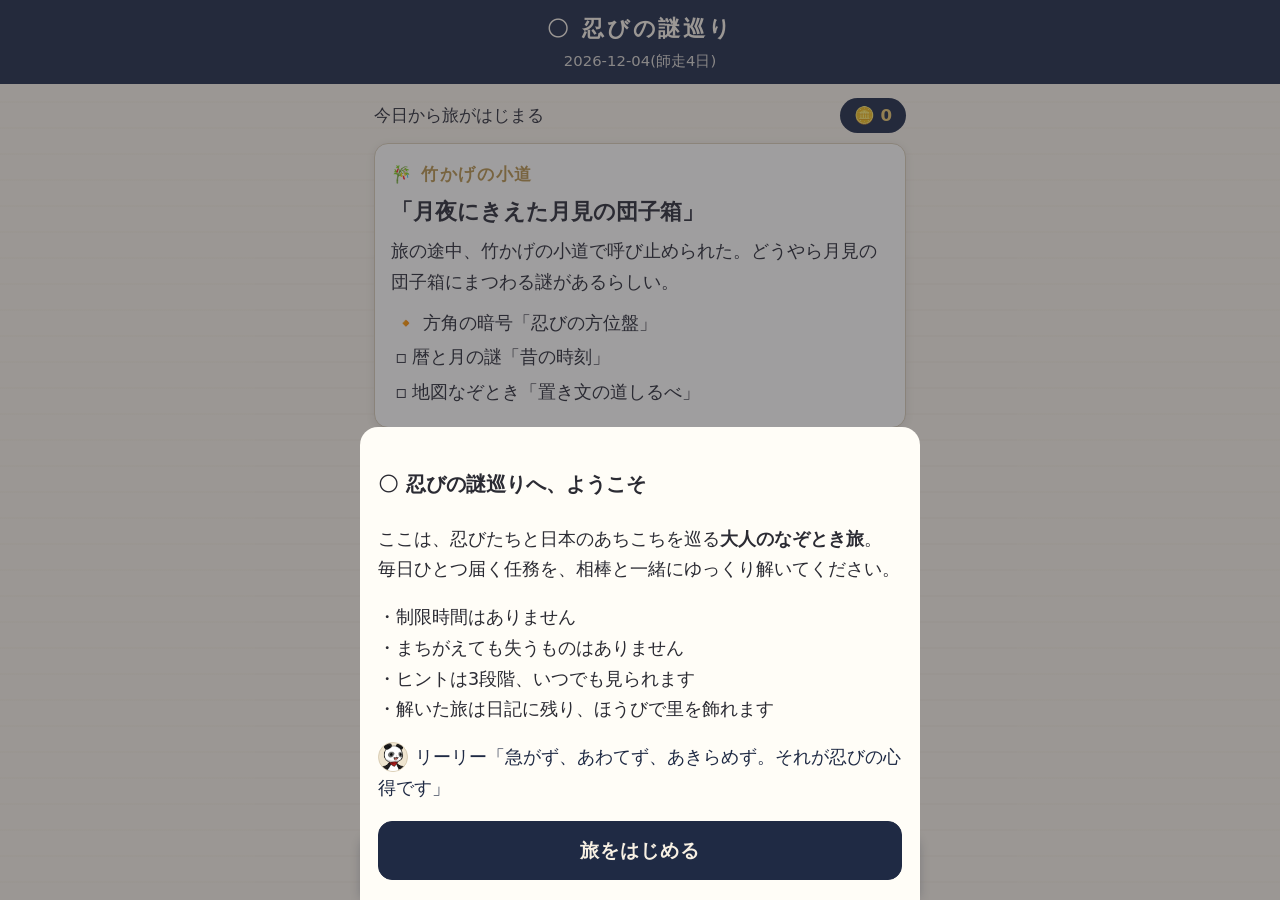
<file: index.html>
<!DOCTYPE html>
<html lang="ja">
<head>
  <meta charset="UTF-8">
  <meta name="viewport" content="width=device-width, initial-scale=1.0, viewport-fit=cover">
  <title>CryptoNinja 忍びの謎巡り</title>
  <meta name="description" content="毎日ひとつ、忍者キャラと解く大人のAIなぞとき旅。暗号・推理・和文化クイズで里を育てる。">
  <meta name="theme-color" content="#1f2a44">
  <link rel="manifest" href="manifest.webmanifest">
  <link rel="icon" href="icons/icon-192.png">
  <link rel="apple-touch-icon" href="icons/apple-touch-icon.png">
  <meta name="apple-mobile-web-app-capable" content="yes">
  <meta name="apple-mobile-web-app-status-bar-style" content="black-translucent">
  <meta name="apple-mobile-web-app-title" content="謎巡り">
  <!-- Google AdSense(pub-2175971581635704)。広告枠の設定は ads.js -->
  <script async src="https://pagead2.googlesyndication.com/pagead/js/adsbygoogle.js?client=ca-pub-2175971581635704" crossorigin="anonymous"></script>
  <link rel="stylesheet" href="style.css">
</head>
<body>

  <header class="app-head">
    <div class="app-title">🌕 忍びの謎巡り</div>
    <div class="app-sub" id="home-date"></div>
  </header>

  <main>
    <!-- ホーム -->
    <section id="screen-home" class="screen active">
      <div class="status-row">
        <span id="home-streak"></span>
        <span class="koban-chip">🪙 <b id="home-koban">0</b></span>
      </div>

      <div class="card" id="mission-card"></div>

      <h3 class="sec-title">🤝 相棒をえらぶ</h3>
      <div class="partner-row" id="partner-row"></div>
      <p class="note" id="partner-note"></p>

      <button class="btn primary big" id="btn-go">▶ 旅に出る</button>
      <p class="note center" id="home-done-note" style="display:none">
        ✅ 本日の任務は完了。明日また新しい任務が届く。<br>腕試しは何度でもどうぞ。
      </p>
    </section>

    <!-- 任務プレイ -->
    <section id="screen-play" class="screen">
      <div id="play-body"></div>
    </section>

    <!-- 旅日記 -->
    <section id="screen-diary" class="screen">
      <h2 class="page-title">📖 旅日記</h2>
      <div id="diary-list"></div>
    </section>

    <!-- 忍びの里 -->
    <section id="screen-village" class="screen">
      <h2 class="page-title">🏡 忍びの里</h2>
      <div class="status-row">
        <span>里の名: <b id="village-rank"></b></span>
        <span class="koban-chip">🪙 <b id="village-koban">0</b></span>
      </div>
      <p class="note">ますをタップして、手に入れた飾りを置こう。</p>
      <div class="village-grid" id="village-grid"></div>
      <h3 class="sec-title">🛒 里の市(小判と交換)</h3>
      <div id="shop-list"></div>
    </section>

    <!-- 蔵 -->
    <section id="screen-kura" class="screen">
      <h2 class="page-title">📦 蔵(あつめた物)</h2>
      <div class="kura-tabs">
        <button class="kura-tab active" data-tab="scrolls">📜 巻物</button>
        <button class="kura-tab" data-tab="tools">🌀 忍具</button>
        <button class="kura-tab" data-tab="stamps">🌾 しるし</button>
      </div>
      <div id="kura-body"></div>
    </section>

    <!-- 設定 -->
    <section id="screen-settings" class="screen">
      <h2 class="page-title">⚙ 設定</h2>

      <h3 class="sec-title">むずかしさ</h3>
      <div class="seg-row">
        <button class="btn seg" data-diff="easy">やさしい</button>
        <button class="btn seg" data-diff="normal">ふつう</button>
        <button class="btn seg" data-diff="hard">手ごたえあり</button>
      </div>
      <p class="note">やさしい: 選択肢少なめ / 手ごたえあり: 暗号や記憶が濃くなる。いつ変えても大丈夫。</p>

      <h3 class="sec-title">文字の大きさ</h3>
      <div class="seg-row">
        <button class="btn seg" data-fs="s">小</button>
        <button class="btn seg" data-fs="m">中</button>
        <button class="btn seg" data-fs="l">大</button>
      </div>

      <h3 class="sec-title">旅の記録</h3>
      <p class="note" id="stat-line"></p>
      <button class="btn danger" id="btn-reset">記録を消してはじめから</button>

      <h3 class="sec-title">このアプリについて</h3>
      <p class="note">
        「CryptoNinja 忍びの謎巡り」は、毎日ひとつ届く任務を相棒の忍びと解く、大人のなぞとき旅です。
        謎は日付を種にして端末の中で毎日生成されます(オフラインで遊べます・通信も課金もありません)。<br><br>
        ・自由チャット、個人情報の入力はありません<br>
        ・制限時間、ペナルティ、スタミナ、課金はありません<br>
        ・謎解き中の画面には広告を表示しません(運営のため、それ以外の画面の下に広告を1枠表示します)<br><br>
        くわしい遊び方は <a href="about.html">遊び方・謎の解き方</a>、
        情報の取り扱いは <a href="/privacy.html">プライバシーポリシー</a> をご覧ください。<br><br>
        キャラクターは CryptoNinja Partners(CNP・CC0)の公式画像を使用した個人制作の試作品です。
      </p>
    </section>
  </main>

  <!-- 広告枠(謎解き中は非表示・設定は ads.js) -->
  <aside id="ad-area" class="ad-area" hidden aria-label="広告"></aside>

  <footer class="app-foot">
    <a href="about.html">遊び方・謎の解き方</a> ・
    <a href="/privacy.html">プライバシーポリシー</a> ・
    <a href="/">しのびのゲーム工房</a>
  </footer>

  <!-- 下部タブ -->
  <nav class="tabbar">
    <button id="tab-home" class="tab active"><span>🏠</span>任務</button>
    <button id="tab-diary" class="tab"><span>📖</span>日記</button>
    <button id="tab-village" class="tab"><span>🏡</span>里</button>
    <button id="tab-kura" class="tab"><span>📦</span>蔵</button>
    <button id="tab-settings" class="tab"><span>⚙</span>設定</button>
  </nav>

  <!-- 下からのシート -->
  <div id="sheet" class="sheet"><div class="sheet-inner" id="sheet-body"></div></div>

  <script src="data.js"></script>
  <script src="gen.js"></script>
  <script src="ads.js"></script>
  <script src="game.js"></script>
</body>
</html>
</file>
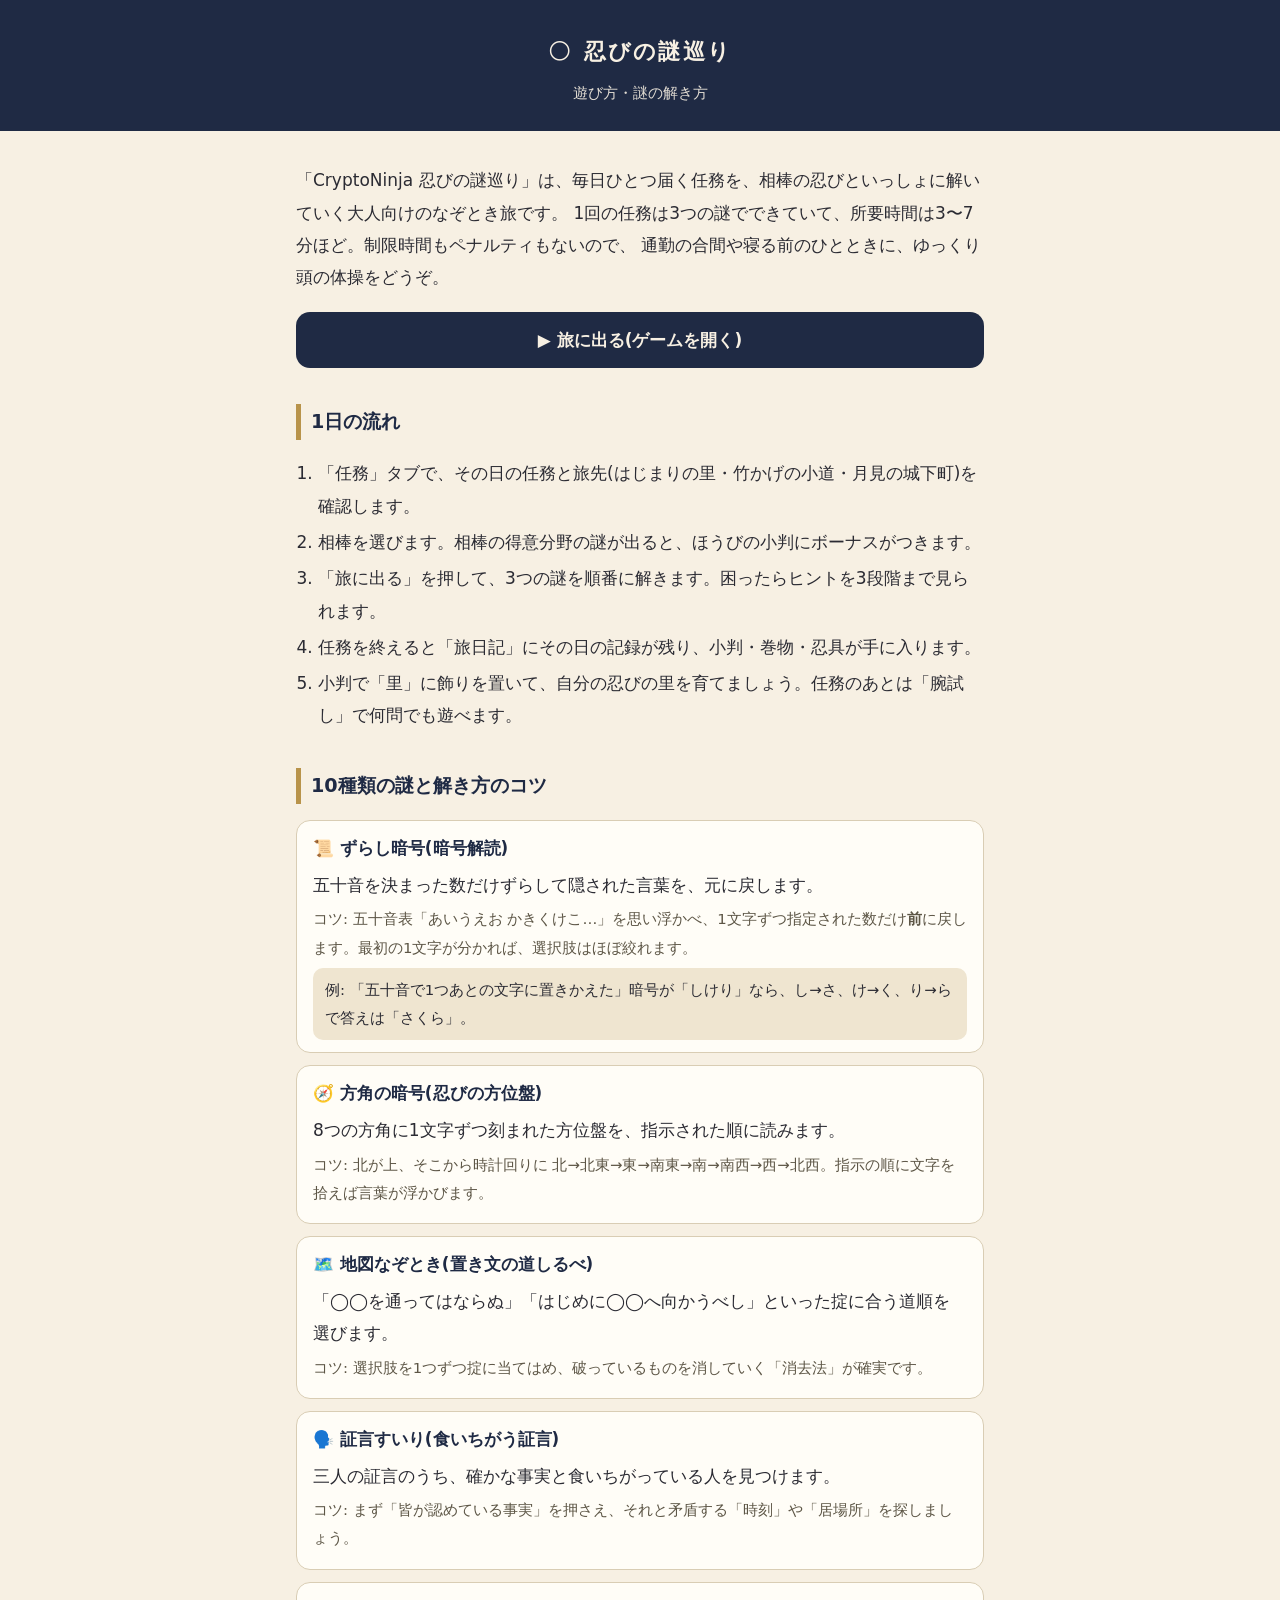
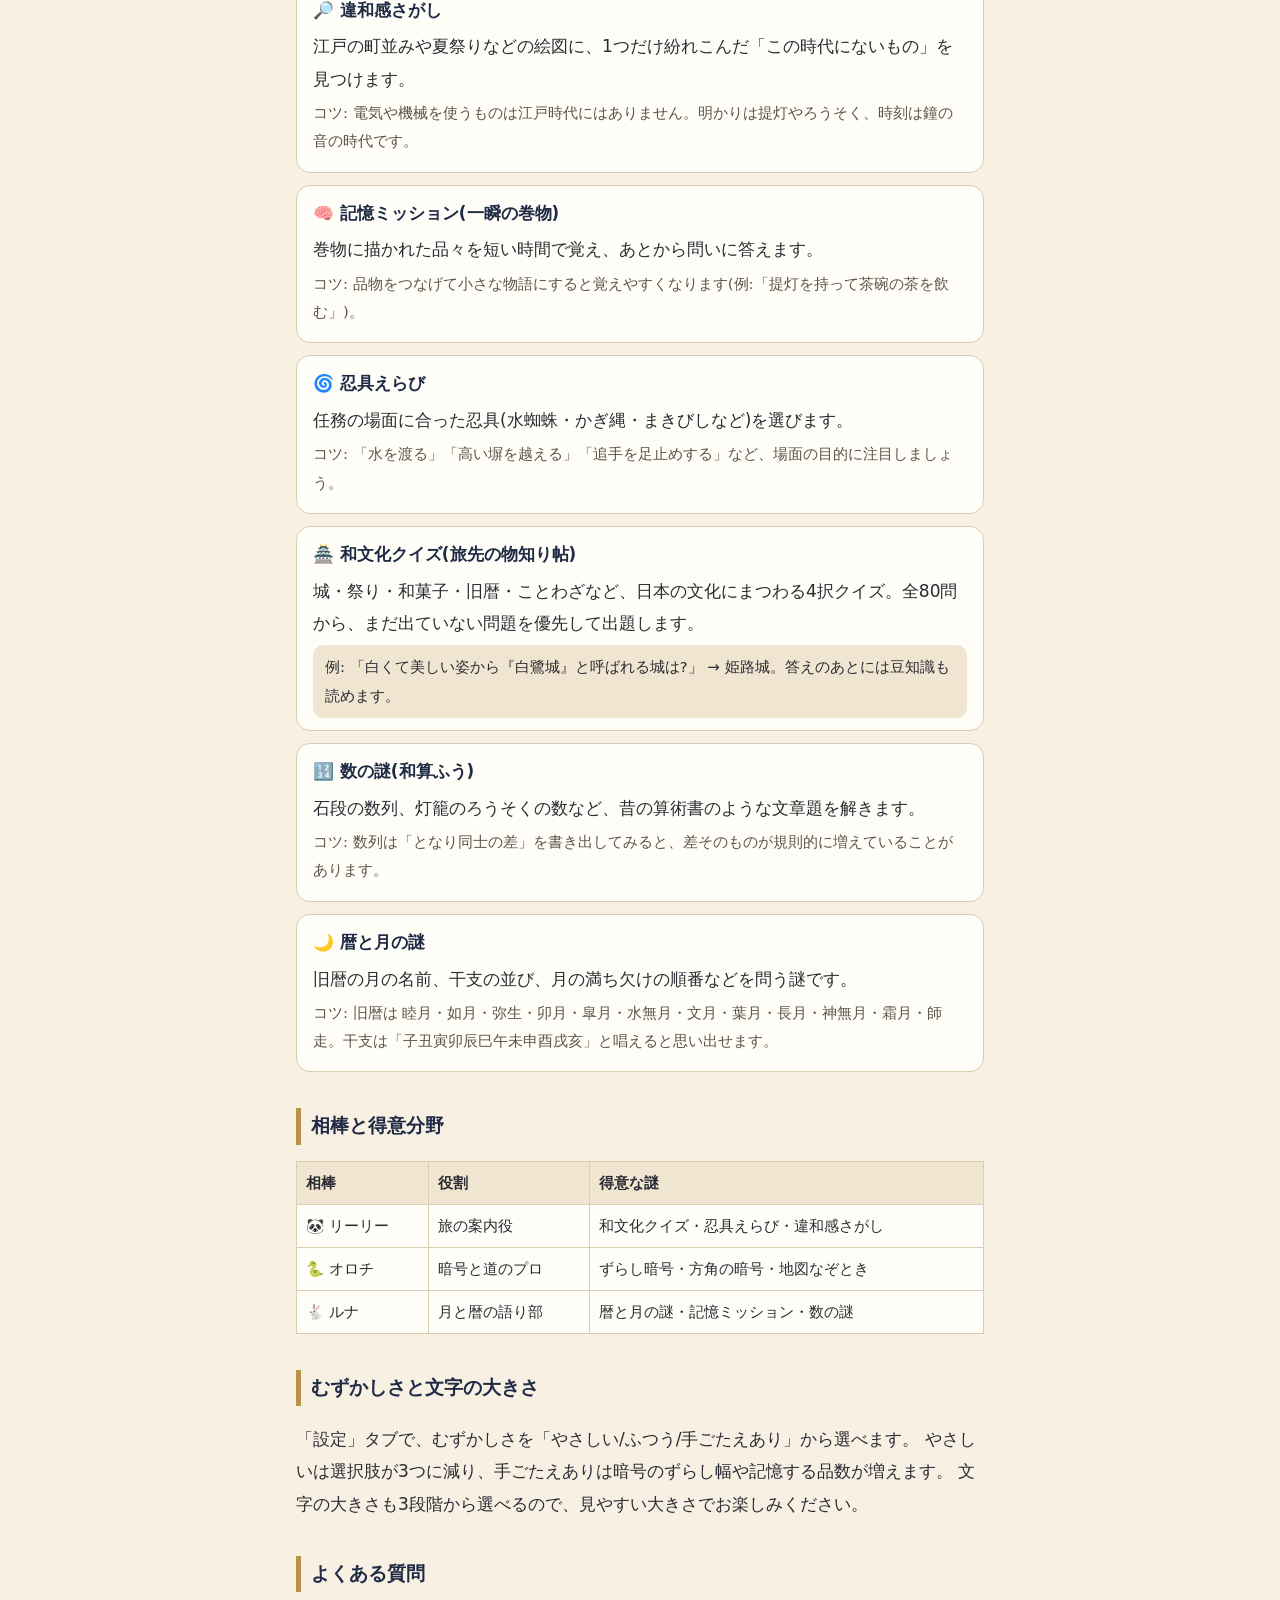
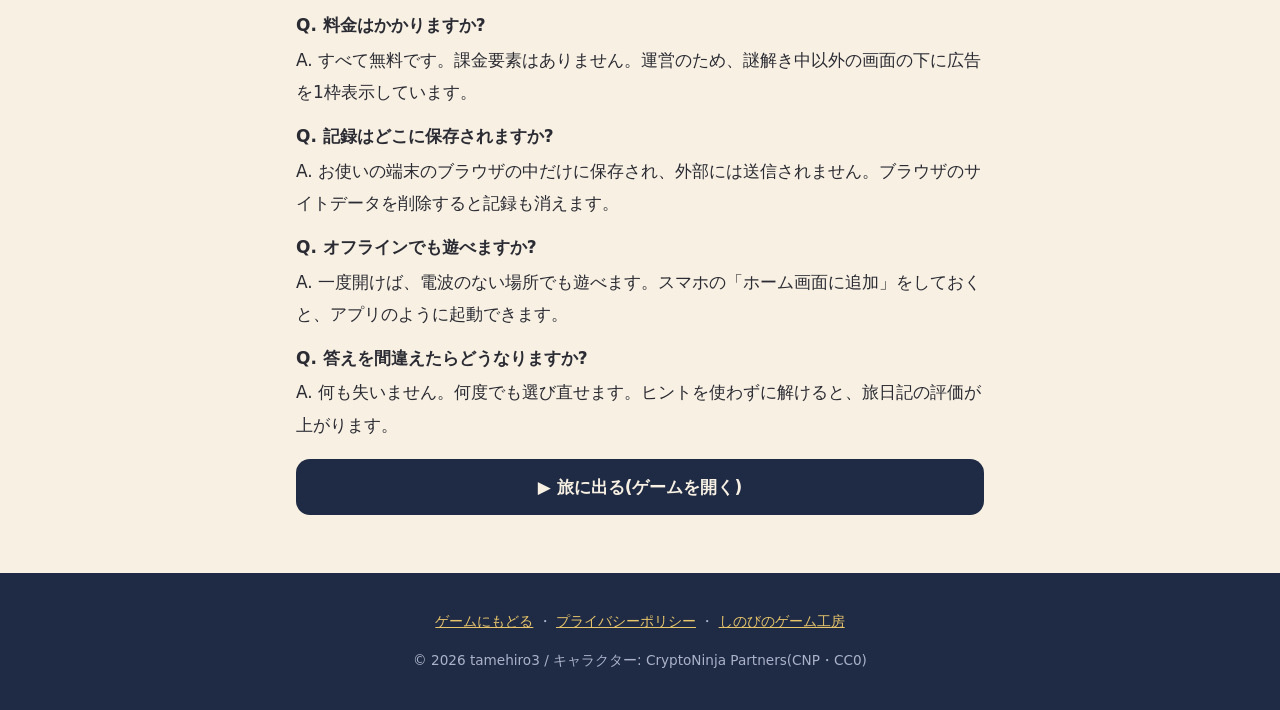
<file: about.html>
<!DOCTYPE html>
<html lang="ja">
<head>
  <meta charset="UTF-8">
  <meta name="viewport" content="width=device-width, initial-scale=1.0">
  <title>遊び方・謎の解き方 | CryptoNinja 忍びの謎巡り</title>
  <meta name="description" content="大人向けの無料なぞときゲーム「CryptoNinja 忍びの謎巡り」の遊び方と、ずらし暗号・方角の暗号・証言すいり・和文化クイズなど10種類の謎の解き方のコツを例題つきで解説します。">
  <meta name="theme-color" content="#1f2a44">
  <link rel="icon" href="icons/icon-192.png">
  <script async src="https://pagead2.googlesyndication.com/pagead/js/adsbygoogle.js?client=ca-pub-2175971581635704" crossorigin="anonymous"></script>
  <style>
    :root { --washi:#f7f0e3; --ink:#2b2b33; --indigo:#1f2a44; --gold:#b8934a; --gold-bright:#e8c56b; --card:#fffdf7; --line:#d9cdb4; }
    * { box-sizing: border-box; }
    body {
      margin: 0; background: var(--washi); color: var(--ink);
      font-family: "Hiragino Kaku Gothic ProN", "Yu Gothic", "Noto Sans JP", system-ui, sans-serif;
      line-height: 1.9; font-size: 17px;
    }
    header { background: var(--indigo); color: var(--washi); text-align: center; padding: 30px 16px 24px; }
    header h1 { margin: 0; font-size: 1.4rem; letter-spacing: .1em; }
    header p { margin: 6px 0 0; opacity: .9; font-size: .95rem; }
    main { max-width: 720px; margin: 0 auto; padding: 16px 16px 40px; }
    h2 { color: var(--indigo); border-left: 5px solid var(--gold); padding-left: 10px; font-size: 1.2rem; margin-top: 36px; }
    .play { display: block; text-align: center; background: var(--indigo); color: var(--washi); text-decoration: none;
      font-weight: 700; border-radius: 14px; padding: 12px; margin: 18px 0; }
    ol, ul { padding-left: 22px; }
    li { margin: 4px 0; }
    .nazo { background: var(--card); border: 1px solid var(--line); border-radius: 14px; padding: 12px 16px; margin: 12px 0; }
    .nazo h3 { margin: 0 0 4px; font-size: 1.05rem; color: var(--indigo); }
    .nazo p { margin: 4px 0; }
    .tip { font-size: .93rem; color: #5d5646; }
    .ex { background: #efe5d0; border-radius: 10px; padding: 8px 12px; font-size: .93rem; margin-top: 6px; }
    table { border-collapse: collapse; width: 100%; font-size: .92rem; }
    th, td { border: 1px solid var(--line); padding: 7px 9px; background: var(--card); text-align: left; }
    th { background: #efe5d0; }
    .qa dt { font-weight: 700; margin-top: 12px; }
    .qa dd { margin: 2px 0 0 0; }
    footer { background: var(--indigo); color: #aab3c9; text-align: center; padding: 22px 16px; font-size: .85rem; }
    footer a { color: var(--gold-bright); }
  </style>
</head>
<body>

<header>
  <h1>🌕 忍びの謎巡り</h1>
  <p>遊び方・謎の解き方</p>
</header>

<main>
  <p>
    「CryptoNinja 忍びの謎巡り」は、毎日ひとつ届く任務を、相棒の忍びといっしょに解いていく大人向けのなぞとき旅です。
    1回の任務は3つの謎でできていて、所要時間は3〜7分ほど。制限時間もペナルティもないので、
    通勤の合間や寝る前のひとときに、ゆっくり頭の体操をどうぞ。
  </p>
  <a class="play" href="./">▶ 旅に出る(ゲームを開く)</a>

  <h2>1日の流れ</h2>
  <ol>
    <li>「任務」タブで、その日の任務と旅先(はじまりの里・竹かげの小道・月見の城下町)を確認します。</li>
    <li>相棒を選びます。相棒の得意分野の謎が出ると、ほうびの小判にボーナスがつきます。</li>
    <li>「旅に出る」を押して、3つの謎を順番に解きます。困ったらヒントを3段階まで見られます。</li>
    <li>任務を終えると「旅日記」にその日の記録が残り、小判・巻物・忍具が手に入ります。</li>
    <li>小判で「里」に飾りを置いて、自分の忍びの里を育てましょう。任務のあとは「腕試し」で何問でも遊べます。</li>
  </ol>

  <h2>10種類の謎と解き方のコツ</h2>

  <div class="nazo">
    <h3>📜 ずらし暗号(暗号解読)</h3>
    <p>五十音を決まった数だけずらして隠された言葉を、元に戻します。</p>
    <p class="tip">コツ: 五十音表「あいうえお かきくけこ…」を思い浮かべ、1文字ずつ指定された数だけ<b>前</b>に戻します。最初の1文字が分かれば、選択肢はほぼ絞れます。</p>
    <div class="ex">例: 「五十音で1つあとの文字に置きかえた」暗号が「しけり」なら、し→さ、け→く、り→ら で答えは「さくら」。</div>
  </div>

  <div class="nazo">
    <h3>🧭 方角の暗号(忍びの方位盤)</h3>
    <p>8つの方角に1文字ずつ刻まれた方位盤を、指示された順に読みます。</p>
    <p class="tip">コツ: 北が上、そこから時計回りに 北→北東→東→南東→南→南西→西→北西。指示の順に文字を拾えば言葉が浮かびます。</p>
  </div>

  <div class="nazo">
    <h3>🗺️ 地図なぞとき(置き文の道しるべ)</h3>
    <p>「◯◯を通ってはならぬ」「はじめに◯◯へ向かうべし」といった掟に合う道順を選びます。</p>
    <p class="tip">コツ: 選択肢を1つずつ掟に当てはめ、破っているものを消していく「消去法」が確実です。</p>
  </div>

  <div class="nazo">
    <h3>🗣️ 証言すいり(食いちがう証言)</h3>
    <p>三人の証言のうち、確かな事実と食いちがっている人を見つけます。</p>
    <p class="tip">コツ: まず「皆が認めている事実」を押さえ、それと矛盾する「時刻」や「居場所」を探しましょう。</p>
  </div>

  <div class="nazo">
    <h3>🔎 違和感さがし</h3>
    <p>江戸の町並みや夏祭りなどの絵図に、1つだけ紛れこんだ「この時代にないもの」を見つけます。</p>
    <p class="tip">コツ: 電気や機械を使うものは江戸時代にはありません。明かりは提灯やろうそく、時刻は鐘の音の時代です。</p>
  </div>

  <div class="nazo">
    <h3>🧠 記憶ミッション(一瞬の巻物)</h3>
    <p>巻物に描かれた品々を短い時間で覚え、あとから問いに答えます。</p>
    <p class="tip">コツ: 品物をつなげて小さな物語にすると覚えやすくなります(例:「提灯を持って茶碗の茶を飲む」)。</p>
  </div>

  <div class="nazo">
    <h3>🌀 忍具えらび</h3>
    <p>任務の場面に合った忍具(水蜘蛛・かぎ縄・まきびしなど)を選びます。</p>
    <p class="tip">コツ: 「水を渡る」「高い塀を越える」「追手を足止めする」など、場面の目的に注目しましょう。</p>
  </div>

  <div class="nazo">
    <h3>🏯 和文化クイズ(旅先の物知り帖)</h3>
    <p>城・祭り・和菓子・旧暦・ことわざなど、日本の文化にまつわる4択クイズ。全80問から、まだ出ていない問題を優先して出題します。</p>
    <div class="ex">例: 「白くて美しい姿から『白鷺城』と呼ばれる城は?」 → 姫路城。答えのあとには豆知識も読めます。</div>
  </div>

  <div class="nazo">
    <h3>🔢 数の謎(和算ふう)</h3>
    <p>石段の数列、灯籠のろうそくの数など、昔の算術書のような文章題を解きます。</p>
    <p class="tip">コツ: 数列は「となり同士の差」を書き出してみると、差そのものが規則的に増えていることがあります。</p>
  </div>

  <div class="nazo">
    <h3>🌙 暦と月の謎</h3>
    <p>旧暦の月の名前、干支の並び、月の満ち欠けの順番などを問う謎です。</p>
    <p class="tip">コツ: 旧暦は 睦月・如月・弥生・卯月・皐月・水無月・文月・葉月・長月・神無月・霜月・師走。干支は「子丑寅卯辰巳午未申酉戌亥」と唱えると思い出せます。</p>
  </div>

  <h2>相棒と得意分野</h2>
  <table>
    <tr><th>相棒</th><th>役割</th><th>得意な謎</th></tr>
    <tr><td>🐼 リーリー</td><td>旅の案内役</td><td>和文化クイズ・忍具えらび・違和感さがし</td></tr>
    <tr><td>🐍 オロチ</td><td>暗号と道のプロ</td><td>ずらし暗号・方角の暗号・地図なぞとき</td></tr>
    <tr><td>🐇 ルナ</td><td>月と暦の語り部</td><td>暦と月の謎・記憶ミッション・数の謎</td></tr>
  </table>

  <h2>むずかしさと文字の大きさ</h2>
  <p>
    「設定」タブで、むずかしさを「やさしい/ふつう/手ごたえあり」から選べます。
    やさしいは選択肢が3つに減り、手ごたえありは暗号のずらし幅や記憶する品数が増えます。
    文字の大きさも3段階から選べるので、見やすい大きさでお楽しみください。
  </p>

  <h2>よくある質問</h2>
  <dl class="qa">
    <dt>Q. 料金はかかりますか?</dt>
    <dd>A. すべて無料です。課金要素はありません。運営のため、謎解き中以外の画面の下に広告を1枠表示しています。</dd>
    <dt>Q. 記録はどこに保存されますか?</dt>
    <dd>A. お使いの端末のブラウザの中だけに保存され、外部には送信されません。ブラウザのサイトデータを削除すると記録も消えます。</dd>
    <dt>Q. オフラインでも遊べますか?</dt>
    <dd>A. 一度開けば、電波のない場所でも遊べます。スマホの「ホーム画面に追加」をしておくと、アプリのように起動できます。</dd>
    <dt>Q. 答えを間違えたらどうなりますか?</dt>
    <dd>A. 何も失いません。何度でも選び直せます。ヒントを使わずに解けると、旅日記の評価が上がります。</dd>
  </dl>

  <a class="play" href="./">▶ 旅に出る(ゲームを開く)</a>
</main>

<footer>
  <p><a href="./">ゲームにもどる</a> ・ <a href="/privacy.html">プライバシーポリシー</a> ・ <a href="/">しのびのゲーム工房</a></p>
  <p>© 2026 tamehiro3 / キャラクター: CryptoNinja Partners(CNP・CC0)</p>
</footer>

</body>
</html>
</file>
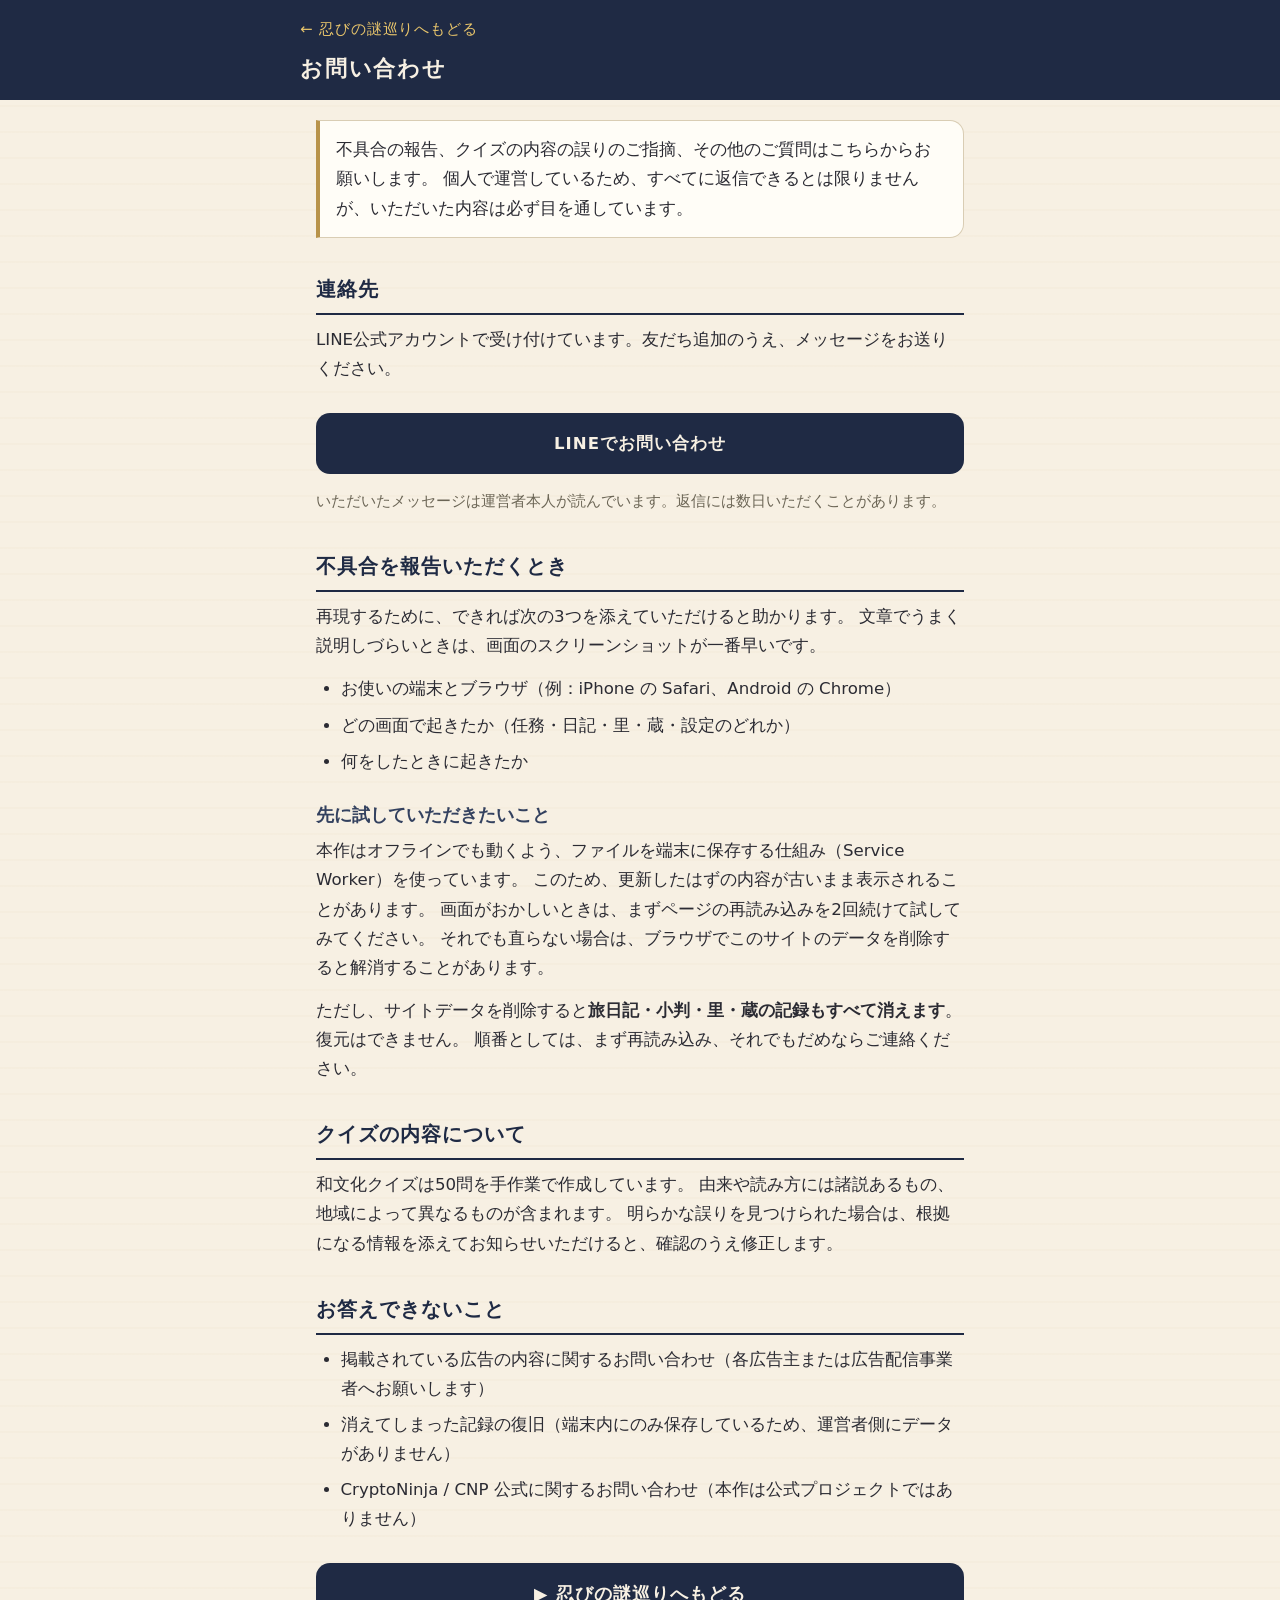
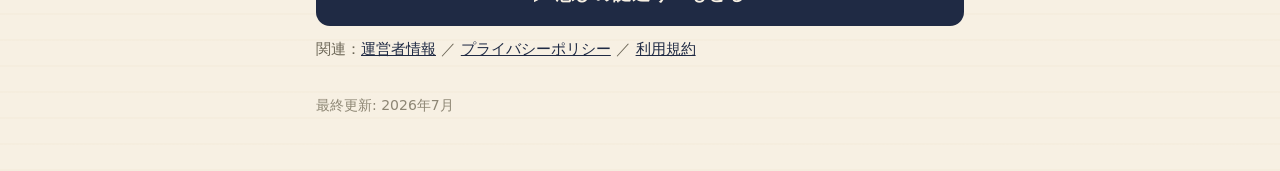
<file: contact.html>
<!DOCTYPE html>
<html lang="ja">
<head>
<meta charset="UTF-8">
<meta name="viewport" content="width=device-width, initial-scale=1.0, viewport-fit=cover">
<title>お問い合わせ | CryptoNinja 忍びの謎巡り</title>
<meta name="description" content="CryptoNinja 忍びの謎巡りへのご質問、不具合のご報告、掲載内容の誤りのご指摘はこちらから。返信までの目安と、報告時に添えていただきたい情報もまとめています。">
<meta name="theme-color" content="#1f2a44">
<link rel="canonical" href="https://tamehiro3.github.io/shinobi-nazomeguri/contact.html">
<link rel="icon" href="icons/icon-192.png">
<link rel="stylesheet" href="style.css">
<link rel="stylesheet" href="pages.css">
</head>
<body class="page">

<header class="page-head">
  <div class="inner">
    <a class="back" href="./">← 忍びの謎巡りへもどる</a>
    <h1>お問い合わせ</h1>
  </div>
</header>

<article>

<p class="lead">
不具合の報告、クイズの内容の誤りのご指摘、その他のご質問はこちらからお願いします。
個人で運営しているため、すべてに返信できるとは限りませんが、いただいた内容は必ず目を通しています。
</p>

<h2>連絡先</h2>

<p>
LINE公式アカウントで受け付けています。友だち追加のうえ、メッセージをお送りください。
</p>

<p>
<a class="cta-play" href="https://line.me/R/ti/p/@442vfqdf" target="_blank" rel="noopener">
  LINEでお問い合わせ
</a>
</p>

<p class="note">
いただいたメッセージは運営者本人が読んでいます。返信には数日いただくことがあります。
</p>

<!-- メールでの窓口も置く場合は、下のブロックのコメントを外してアドレスを差し替えてください
<h3>メール</h3>
<p>your-address@example.com</p>
-->

<h2>不具合を報告いただくとき</h2>

<p>
再現するために、できれば次の3つを添えていただけると助かります。
文章でうまく説明しづらいときは、画面のスクリーンショットが一番早いです。
</p>

<ul>
  <li>お使いの端末とブラウザ（例：iPhone の Safari、Android の Chrome）</li>
  <li>どの画面で起きたか（任務・日記・里・蔵・設定のどれか）</li>
  <li>何をしたときに起きたか</li>
</ul>

<h3>先に試していただきたいこと</h3>

<p>
本作はオフラインでも動くよう、ファイルを端末に保存する仕組み（Service Worker）を使っています。
このため、更新したはずの内容が古いまま表示されることがあります。
画面がおかしいときは、まずページの再読み込みを2回続けて試してみてください。
それでも直らない場合は、ブラウザでこのサイトのデータを削除すると解消することがあります。
</p>

<p>
ただし、サイトデータを削除すると<strong>旅日記・小判・里・蔵の記録もすべて消えます</strong>。復元はできません。
順番としては、まず再読み込み、それでもだめならご連絡ください。
</p>

<h2>クイズの内容について</h2>

<p>
和文化クイズは50問を手作業で作成しています。
由来や読み方には諸説あるもの、地域によって異なるものが含まれます。
明らかな誤りを見つけられた場合は、根拠になる情報を添えてお知らせいただけると、確認のうえ修正します。
</p>

<h2>お答えできないこと</h2>

<ul>
  <li>掲載されている広告の内容に関するお問い合わせ（各広告主または広告配信事業者へお願いします）</li>
  <li>消えてしまった記録の復旧（端末内にのみ保存しているため、運営者側にデータがありません）</li>
  <li>CryptoNinja / CNP 公式に関するお問い合わせ（本作は公式プロジェクトではありません）</li>
</ul>

<a class="cta-play" href="./">▶ 忍びの謎巡りへもどる</a>

<p class="note">
関連：<a href="about.html">運営者情報</a> ／ <a href="privacy.html">プライバシーポリシー</a> ／ <a href="terms.html">利用規約</a>
</p>

<p class="updated">最終更新: 2026年7月</p>

</article>

</body>
</html>
</file>
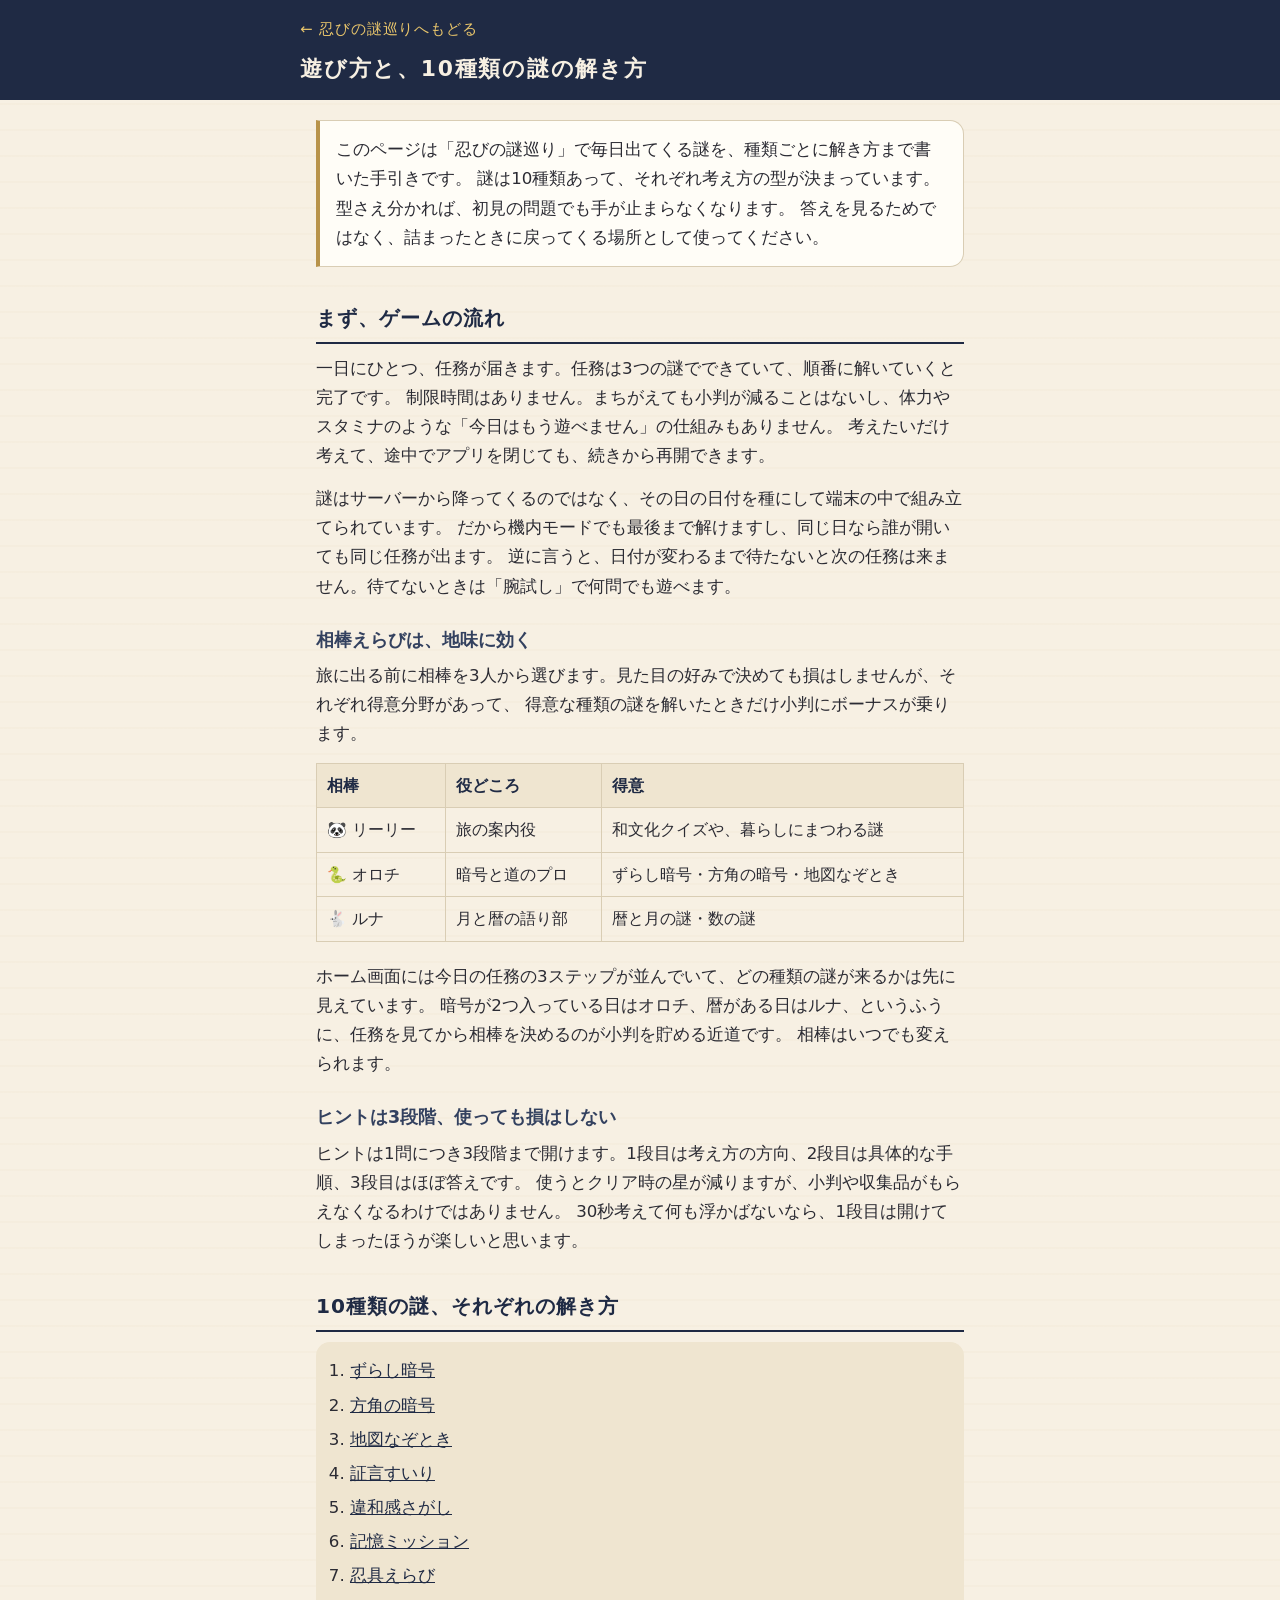
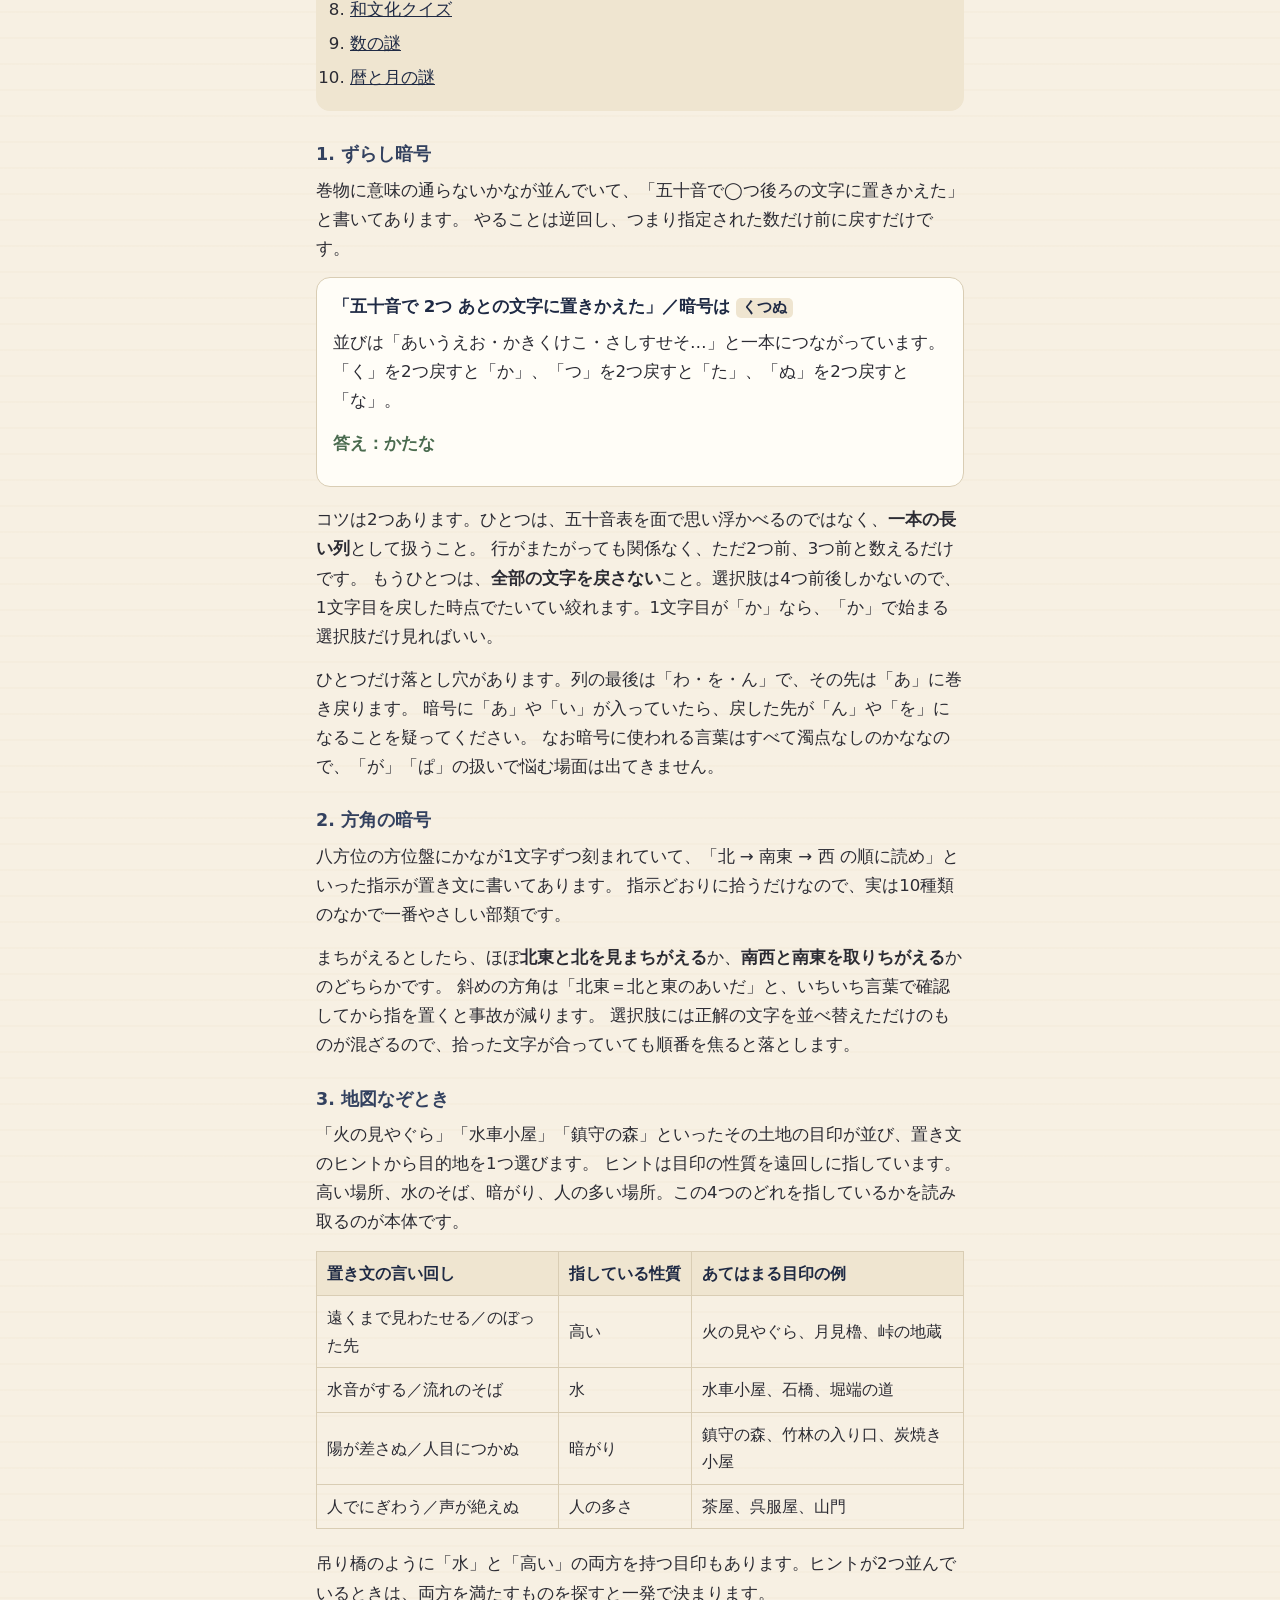
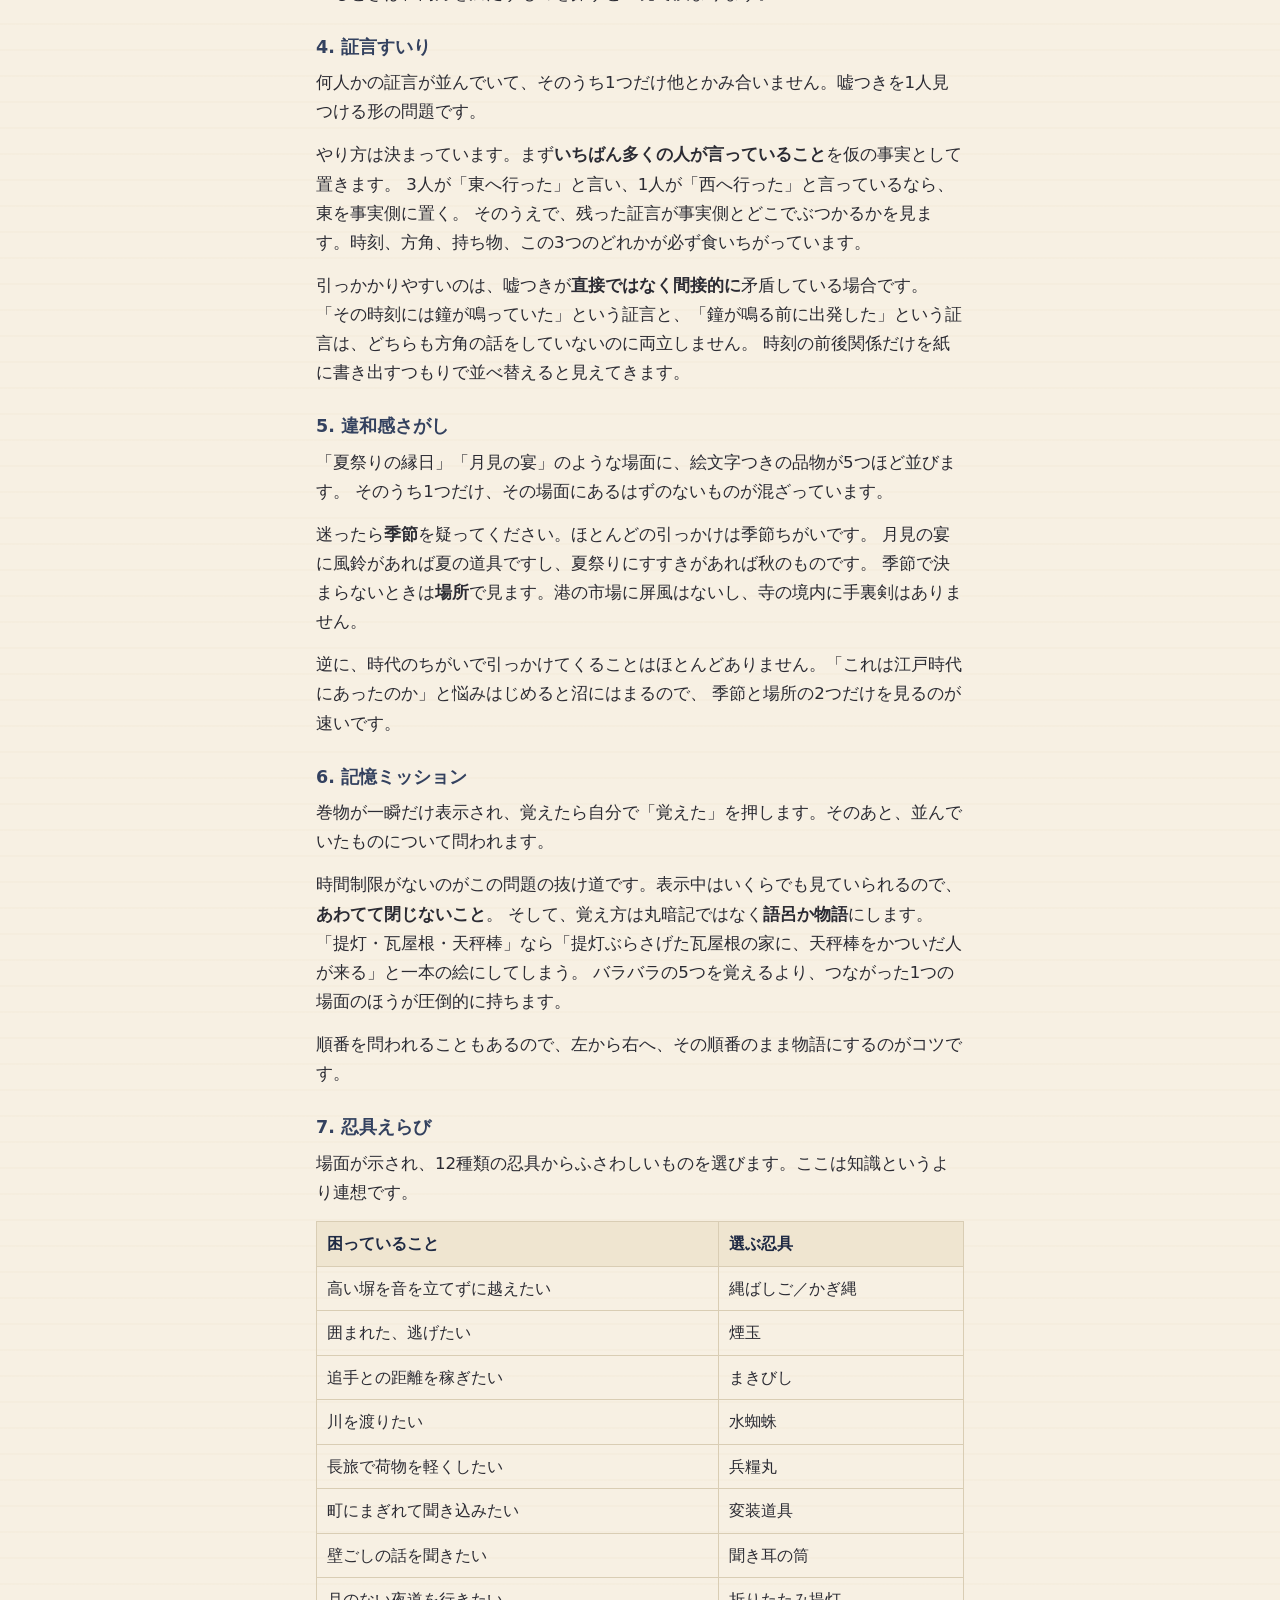
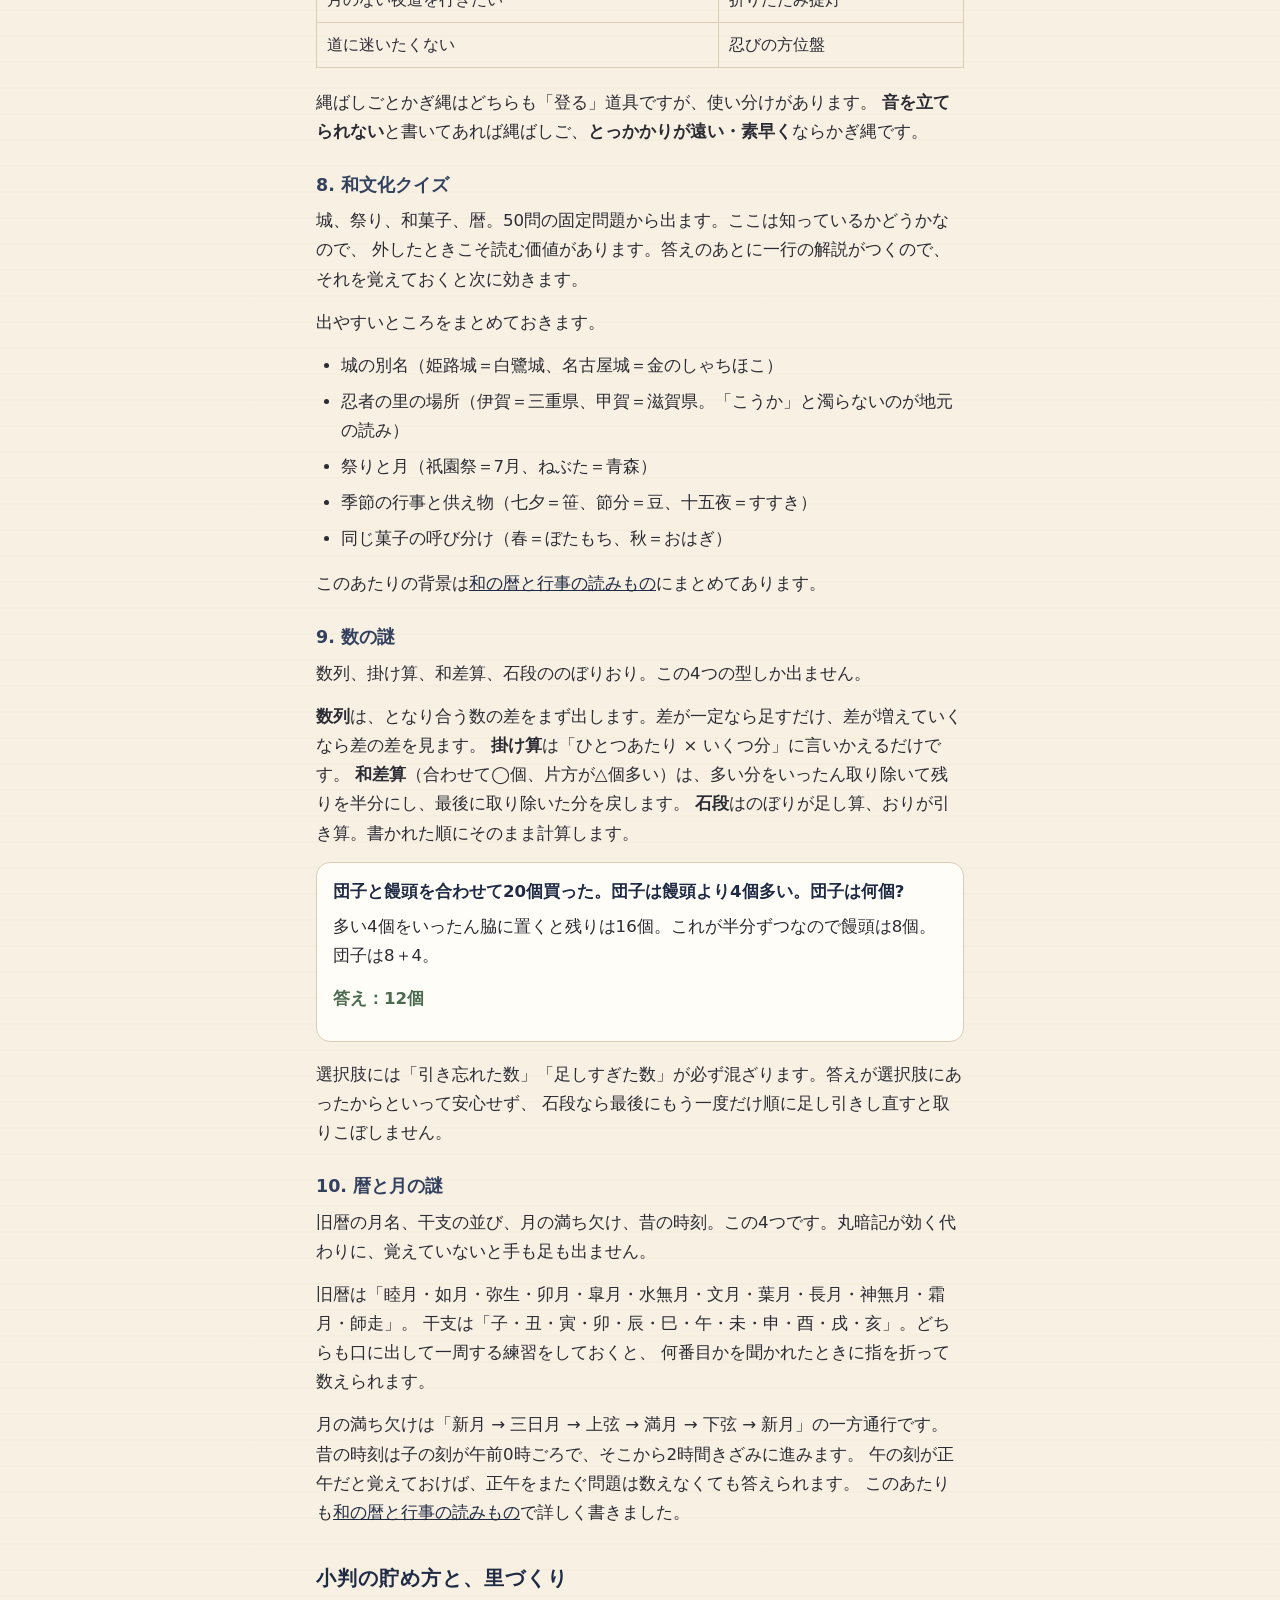
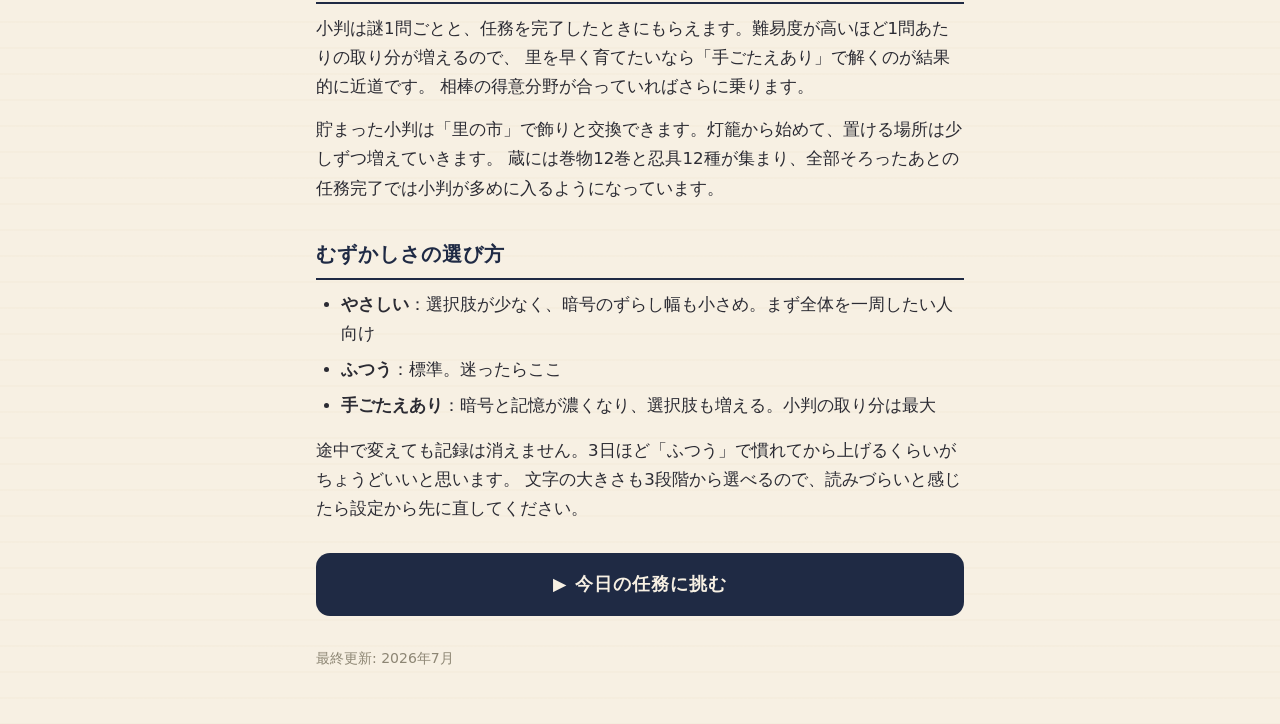
<file: guide.html>
<!DOCTYPE html>
<html lang="ja">
<head>
<meta charset="UTF-8">
<meta name="viewport" content="width=device-width, initial-scale=1.0, viewport-fit=cover">
<title>遊び方と10種類の謎の解き方 | CryptoNinja 忍びの謎巡り</title>
<meta name="description" content="忍びの謎巡りに出てくる10種類の謎を、種類ごとに解き方のコツつきで解説。ずらし暗号の戻し方、証言すいりの矛盾の見つけ方、記憶ミッションで覚えきるコツまで。">
<meta name="theme-color" content="#1f2a44">
<link rel="canonical" href="https://tamehiro3.github.io/shinobi-nazomeguri/guide.html">
<link rel="icon" href="icons/icon-192.png">
<link rel="stylesheet" href="style.css">
<link rel="stylesheet" href="pages.css">
</head>
<body class="page">

<header class="page-head">
  <div class="inner">
    <a class="back" href="./">← 忍びの謎巡りへもどる</a>
    <h1>遊び方と、10種類の謎の解き方</h1>
  </div>
</header>

<article>

<p class="lead">
このページは「忍びの謎巡り」で毎日出てくる謎を、種類ごとに解き方まで書いた手引きです。
謎は10種類あって、それぞれ考え方の型が決まっています。型さえ分かれば、初見の問題でも手が止まらなくなります。
答えを見るためではなく、詰まったときに戻ってくる場所として使ってください。
</p>

<div id="ad-article-top" class="ad-box" hidden></div>

<h2>まず、ゲームの流れ</h2>

<p>
一日にひとつ、任務が届きます。任務は3つの謎でできていて、順番に解いていくと完了です。
制限時間はありません。まちがえても小判が減ることはないし、体力やスタミナのような「今日はもう遊べません」の仕組みもありません。
考えたいだけ考えて、途中でアプリを閉じても、続きから再開できます。
</p>

<p>
謎はサーバーから降ってくるのではなく、その日の日付を種にして端末の中で組み立てられています。
だから機内モードでも最後まで解けますし、同じ日なら誰が開いても同じ任務が出ます。
逆に言うと、日付が変わるまで待たないと次の任務は来ません。待てないときは「腕試し」で何問でも遊べます。
</p>

<h3>相棒えらびは、地味に効く</h3>

<p>
旅に出る前に相棒を3人から選びます。見た目の好みで決めても損はしませんが、それぞれ得意分野があって、
得意な種類の謎を解いたときだけ小判にボーナスが乗ります。
</p>

<table class="tbl">
  <tr><th>相棒</th><th>役どころ</th><th>得意</th></tr>
  <tr><td>🐼 リーリー</td><td>旅の案内役</td><td>和文化クイズや、暮らしにまつわる謎</td></tr>
  <tr><td>🐍 オロチ</td><td>暗号と道のプロ</td><td>ずらし暗号・方角の暗号・地図なぞとき</td></tr>
  <tr><td>🐇 ルナ</td><td>月と暦の語り部</td><td>暦と月の謎・数の謎</td></tr>
</table>

<p>
ホーム画面には今日の任務の3ステップが並んでいて、どの種類の謎が来るかは先に見えています。
暗号が2つ入っている日はオロチ、暦がある日はルナ、というふうに、任務を見てから相棒を決めるのが小判を貯める近道です。
相棒はいつでも変えられます。
</p>

<h3>ヒントは3段階、使っても損はしない</h3>

<p>
ヒントは1問につき3段階まで開けます。1段目は考え方の方向、2段目は具体的な手順、3段目はほぼ答えです。
使うとクリア時の星が減りますが、小判や収集品がもらえなくなるわけではありません。
30秒考えて何も浮かばないなら、1段目は開けてしまったほうが楽しいと思います。
</p>

<h2>10種類の謎、それぞれの解き方</h2>

<ol class="toc">
  <li><a href="#c1">ずらし暗号</a></li>
  <li><a href="#c2">方角の暗号</a></li>
  <li><a href="#c3">地図なぞとき</a></li>
  <li><a href="#c4">証言すいり</a></li>
  <li><a href="#c5">違和感さがし</a></li>
  <li><a href="#c6">記憶ミッション</a></li>
  <li><a href="#c7">忍具えらび</a></li>
  <li><a href="#c8">和文化クイズ</a></li>
  <li><a href="#c9">数の謎</a></li>
  <li><a href="#c10">暦と月の謎</a></li>
</ol>

<h3 id="c1">1. ずらし暗号</h3>

<p>
巻物に意味の通らないかなが並んでいて、「五十音で◯つ後ろの文字に置きかえた」と書いてあります。
やることは逆回し、つまり指定された数だけ前に戻すだけです。
</p>

<div class="example">
  <p class="q">「五十音で 2つ あとの文字に置きかえた」／暗号は <code>くつぬ</code></p>
  <p>並びは「あいうえお・かきくけこ・さしすせそ…」と一本につながっています。「く」を2つ戻すと「か」、「つ」を2つ戻すと「た」、「ぬ」を2つ戻すと「な」。</p>
  <p class="a">答え：かたな</p>
</div>

<p>
コツは2つあります。ひとつは、五十音表を面で思い浮かべるのではなく、<strong>一本の長い列</strong>として扱うこと。
行がまたがっても関係なく、ただ2つ前、3つ前と数えるだけです。
もうひとつは、<strong>全部の文字を戻さない</strong>こと。選択肢は4つ前後しかないので、
1文字目を戻した時点でたいてい絞れます。1文字目が「か」なら、「か」で始まる選択肢だけ見ればいい。
</p>

<p>
ひとつだけ落とし穴があります。列の最後は「わ・を・ん」で、その先は「あ」に巻き戻ります。
暗号に「あ」や「い」が入っていたら、戻した先が「ん」や「を」になることを疑ってください。
なお暗号に使われる言葉はすべて濁点なしのかななので、「が」「ぱ」の扱いで悩む場面は出てきません。
</p>

<h3 id="c2">2. 方角の暗号</h3>

<p>
八方位の方位盤にかなが1文字ずつ刻まれていて、「北 → 南東 → 西 の順に読め」といった指示が置き文に書いてあります。
指示どおりに拾うだけなので、実は10種類のなかで一番やさしい部類です。
</p>

<p>
まちがえるとしたら、ほぼ<strong>北東と北を見まちがえる</strong>か、<strong>南西と南東を取りちがえる</strong>かのどちらかです。
斜めの方角は「北東＝北と東のあいだ」と、いちいち言葉で確認してから指を置くと事故が減ります。
選択肢には正解の文字を並べ替えただけのものが混ざるので、拾った文字が合っていても順番を焦ると落とします。
</p>

<h3 id="c3">3. 地図なぞとき</h3>

<p>
「火の見やぐら」「水車小屋」「鎮守の森」といったその土地の目印が並び、置き文のヒントから目的地を1つ選びます。
ヒントは目印の性質を遠回しに指しています。高い場所、水のそば、暗がり、人の多い場所。この4つのどれを指しているかを読み取るのが本体です。
</p>

<table class="tbl">
  <tr><th>置き文の言い回し</th><th>指している性質</th><th>あてはまる目印の例</th></tr>
  <tr><td>遠くまで見わたせる／のぼった先</td><td>高い</td><td>火の見やぐら、月見櫓、峠の地蔵</td></tr>
  <tr><td>水音がする／流れのそば</td><td>水</td><td>水車小屋、石橋、堀端の道</td></tr>
  <tr><td>陽が差さぬ／人目につかぬ</td><td>暗がり</td><td>鎮守の森、竹林の入り口、炭焼き小屋</td></tr>
  <tr><td>人でにぎわう／声が絶えぬ</td><td>人の多さ</td><td>茶屋、呉服屋、山門</td></tr>
</table>

<p>
吊り橋のように「水」と「高い」の両方を持つ目印もあります。ヒントが2つ並んでいるときは、両方を満たすものを探すと一発で決まります。
</p>

<h3 id="c4">4. 証言すいり</h3>

<p>
何人かの証言が並んでいて、そのうち1つだけ他とかみ合いません。嘘つきを1人見つける形の問題です。
</p>

<p>
やり方は決まっています。まず<strong>いちばん多くの人が言っていること</strong>を仮の事実として置きます。
3人が「東へ行った」と言い、1人が「西へ行った」と言っているなら、東を事実側に置く。
そのうえで、残った証言が事実側とどこでぶつかるかを見ます。時刻、方角、持ち物、この3つのどれかが必ず食いちがっています。
</p>

<p>
引っかかりやすいのは、嘘つきが<strong>直接ではなく間接的に</strong>矛盾している場合です。
「その時刻には鐘が鳴っていた」という証言と、「鐘が鳴る前に出発した」という証言は、どちらも方角の話をしていないのに両立しません。
時刻の前後関係だけを紙に書き出すつもりで並べ替えると見えてきます。
</p>

<h3 id="c5">5. 違和感さがし</h3>

<p>
「夏祭りの縁日」「月見の宴」のような場面に、絵文字つきの品物が5つほど並びます。
そのうち1つだけ、その場面にあるはずのないものが混ざっています。
</p>

<p>
迷ったら<strong>季節</strong>を疑ってください。ほとんどの引っかけは季節ちがいです。
月見の宴に風鈴があれば夏の道具ですし、夏祭りにすすきがあれば秋のものです。
季節で決まらないときは<strong>場所</strong>で見ます。港の市場に屏風はないし、寺の境内に手裏剣はありません。
</p>

<p>
逆に、時代のちがいで引っかけてくることはほとんどありません。「これは江戸時代にあったのか」と悩みはじめると沼にはまるので、
季節と場所の2つだけを見るのが速いです。
</p>

<h3 id="c6">6. 記憶ミッション</h3>

<p>
巻物が一瞬だけ表示され、覚えたら自分で「覚えた」を押します。そのあと、並んでいたものについて問われます。
</p>

<p>
時間制限がないのがこの問題の抜け道です。表示中はいくらでも見ていられるので、<strong>あわてて閉じないこと</strong>。
そして、覚え方は丸暗記ではなく<strong>語呂か物語</strong>にします。
「提灯・瓦屋根・天秤棒」なら「提灯ぶらさげた瓦屋根の家に、天秤棒をかついだ人が来る」と一本の絵にしてしまう。
バラバラの5つを覚えるより、つながった1つの場面のほうが圧倒的に持ちます。
</p>

<p>
順番を問われることもあるので、左から右へ、その順番のまま物語にするのがコツです。
</p>

<h3 id="c7">7. 忍具えらび</h3>

<p>
場面が示され、12種類の忍具からふさわしいものを選びます。ここは知識というより連想です。
</p>

<table class="tbl">
  <tr><th>困っていること</th><th>選ぶ忍具</th></tr>
  <tr><td>高い塀を音を立てずに越えたい</td><td>縄ばしご／かぎ縄</td></tr>
  <tr><td>囲まれた、逃げたい</td><td>煙玉</td></tr>
  <tr><td>追手との距離を稼ぎたい</td><td>まきびし</td></tr>
  <tr><td>川を渡りたい</td><td>水蜘蛛</td></tr>
  <tr><td>長旅で荷物を軽くしたい</td><td>兵糧丸</td></tr>
  <tr><td>町にまぎれて聞き込みたい</td><td>変装道具</td></tr>
  <tr><td>壁ごしの話を聞きたい</td><td>聞き耳の筒</td></tr>
  <tr><td>月のない夜道を行きたい</td><td>折りたたみ提灯</td></tr>
  <tr><td>道に迷いたくない</td><td>忍びの方位盤</td></tr>
</table>

<p>
縄ばしごとかぎ縄はどちらも「登る」道具ですが、使い分けがあります。
<strong>音を立てられない</strong>と書いてあれば縄ばしご、<strong>とっかかりが遠い・素早く</strong>ならかぎ縄です。
</p>

<h3 id="c8">8. 和文化クイズ</h3>

<p>
城、祭り、和菓子、暦。50問の固定問題から出ます。ここは知っているかどうかなので、
外したときこそ読む価値があります。答えのあとに一行の解説がつくので、それを覚えておくと次に効きます。
</p>

<p>
出やすいところをまとめておきます。
</p>

<ul>
  <li>城の別名（姫路城＝白鷺城、名古屋城＝金のしゃちほこ）</li>
  <li>忍者の里の場所（伊賀＝三重県、甲賀＝滋賀県。「こうか」と濁らないのが地元の読み）</li>
  <li>祭りと月（祇園祭＝7月、ねぶた＝青森）</li>
  <li>季節の行事と供え物（七夕＝笹、節分＝豆、十五夜＝すすき）</li>
  <li>同じ菓子の呼び分け（春＝ぼたもち、秋＝おはぎ）</li>
</ul>

<p>
このあたりの背景は<a href="wa-koyomi.html">和の暦と行事の読みもの</a>にまとめてあります。
</p>

<h3 id="c9">9. 数の謎</h3>

<p>
数列、掛け算、和差算、石段ののぼりおり。この4つの型しか出ません。
</p>

<p>
<strong>数列</strong>は、となり合う数の差をまず出します。差が一定なら足すだけ、差が増えていくなら差の差を見ます。
<strong>掛け算</strong>は「ひとつあたり × いくつ分」に言いかえるだけです。
<strong>和差算</strong>（合わせて◯個、片方が△個多い）は、多い分をいったん取り除いて残りを半分にし、最後に取り除いた分を戻します。
<strong>石段</strong>はのぼりが足し算、おりが引き算。書かれた順にそのまま計算します。
</p>

<div class="example">
  <p class="q">団子と饅頭を合わせて20個買った。団子は饅頭より4個多い。団子は何個?</p>
  <p>多い4個をいったん脇に置くと残りは16個。これが半分ずつなので饅頭は8個。団子は8＋4。</p>
  <p class="a">答え：12個</p>
</div>

<p>
選択肢には「引き忘れた数」「足しすぎた数」が必ず混ざります。答えが選択肢にあったからといって安心せず、
石段なら最後にもう一度だけ順に足し引きし直すと取りこぼしません。
</p>

<h3 id="c10">10. 暦と月の謎</h3>

<p>
旧暦の月名、干支の並び、月の満ち欠け、昔の時刻。この4つです。丸暗記が効く代わりに、覚えていないと手も足も出ません。
</p>

<p>
旧暦は「睦月・如月・弥生・卯月・皐月・水無月・文月・葉月・長月・神無月・霜月・師走」。
干支は「子・丑・寅・卯・辰・巳・午・未・申・酉・戌・亥」。どちらも口に出して一周する練習をしておくと、
何番目かを聞かれたときに指を折って数えられます。
</p>

<p>
月の満ち欠けは「新月 → 三日月 → 上弦 → 満月 → 下弦 → 新月」の一方通行です。
昔の時刻は子の刻が午前0時ごろで、そこから2時間きざみに進みます。
午の刻が正午だと覚えておけば、正午をまたぐ問題は数えなくても答えられます。
このあたりも<a href="wa-koyomi.html">和の暦と行事の読みもの</a>で詳しく書きました。
</p>

<div id="ad-article-bottom" class="ad-box" hidden></div>

<h2>小判の貯め方と、里づくり</h2>

<p>
小判は謎1問ごとと、任務を完了したときにもらえます。難易度が高いほど1問あたりの取り分が増えるので、
里を早く育てたいなら「手ごたえあり」で解くのが結果的に近道です。
相棒の得意分野が合っていればさらに乗ります。
</p>

<p>
貯まった小判は「里の市」で飾りと交換できます。灯籠から始めて、置ける場所は少しずつ増えていきます。
蔵には巻物12巻と忍具12種が集まり、全部そろったあとの任務完了では小判が多めに入るようになっています。
</p>

<h2>むずかしさの選び方</h2>

<ul>
  <li><strong>やさしい</strong>：選択肢が少なく、暗号のずらし幅も小さめ。まず全体を一周したい人向け</li>
  <li><strong>ふつう</strong>：標準。迷ったらここ</li>
  <li><strong>手ごたえあり</strong>：暗号と記憶が濃くなり、選択肢も増える。小判の取り分は最大</li>
</ul>

<p>
途中で変えても記録は消えません。3日ほど「ふつう」で慣れてから上げるくらいがちょうどいいと思います。
文字の大きさも3段階から選べるので、読みづらいと感じたら設定から先に直してください。
</p>

<a class="cta-play" href="./">▶ 今日の任務に挑む</a>

<p class="updated">最終更新: 2026年7月</p>

</article>

<script src="ads.js"></script>
<script>
  Ads.mount("ad-article-top", "article");
  Ads.mount("ad-article-bottom", "article");
</script>
</body>
</html>
</file>
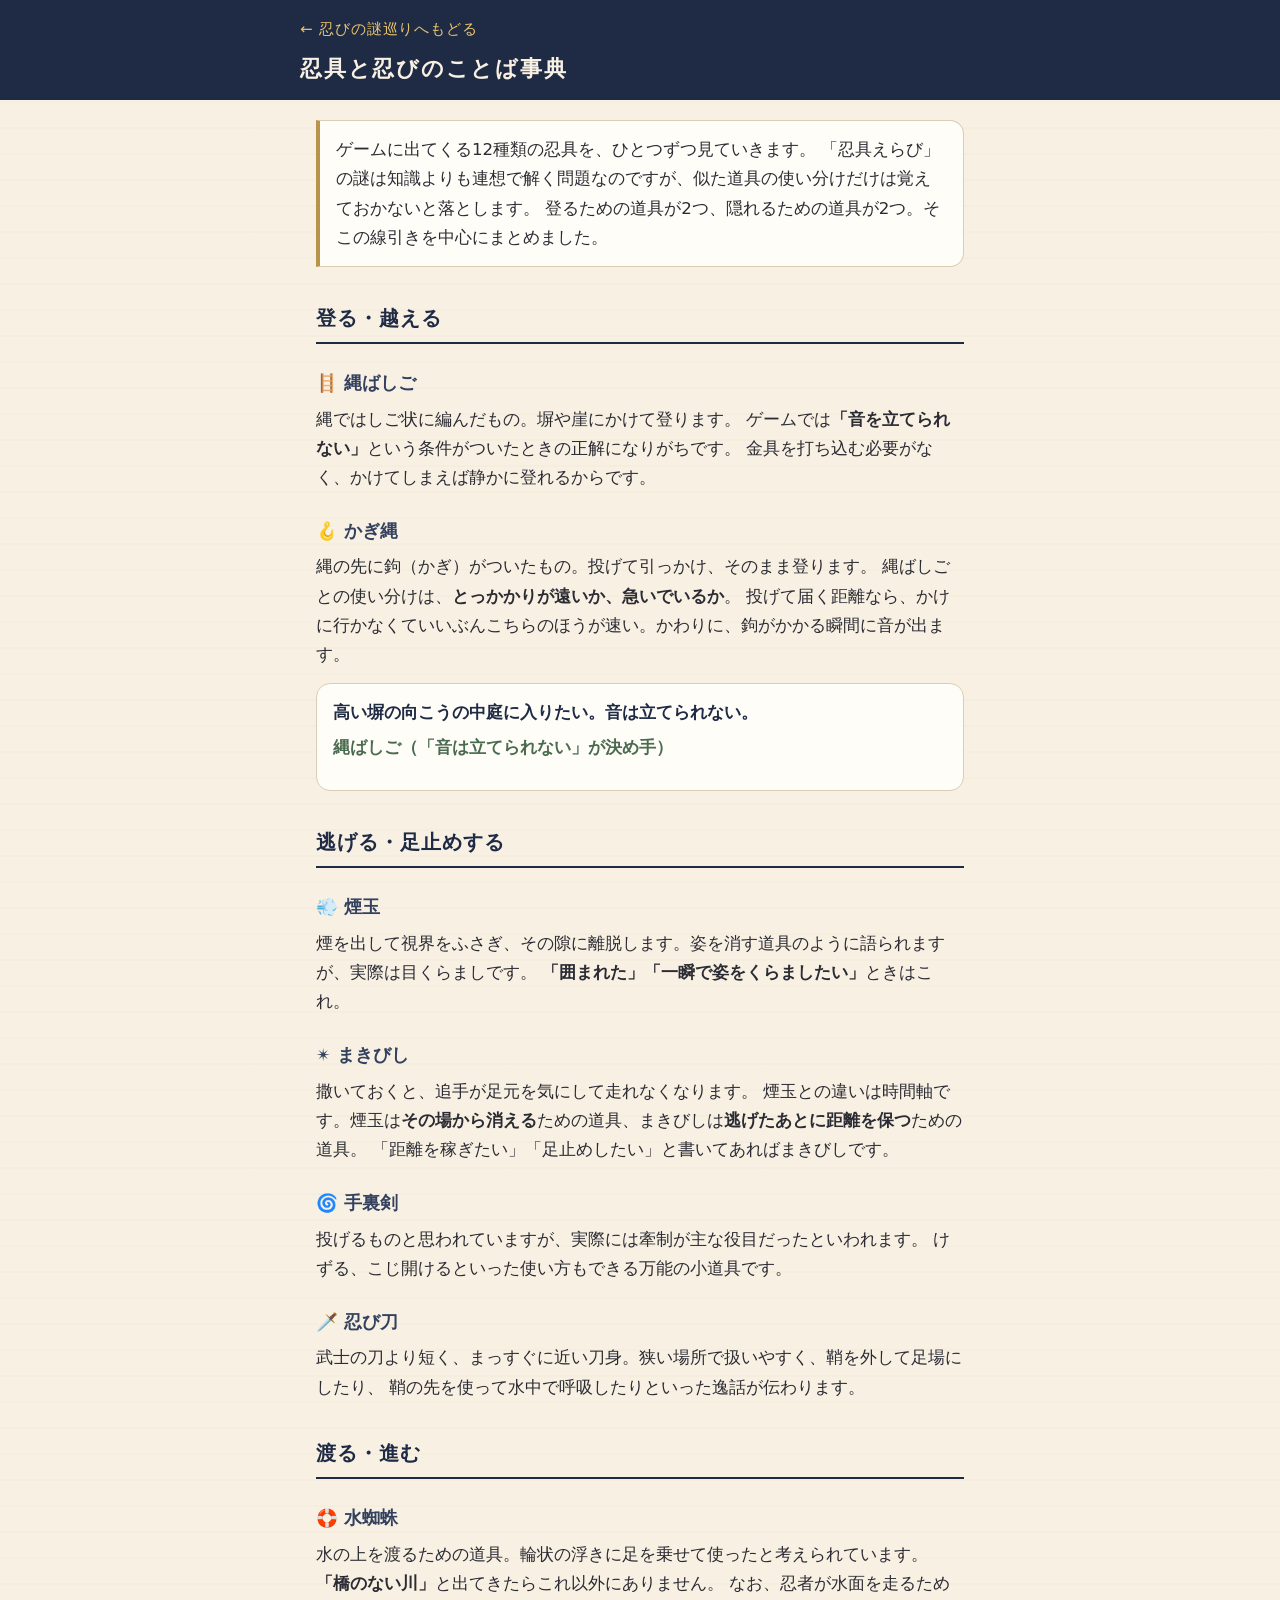
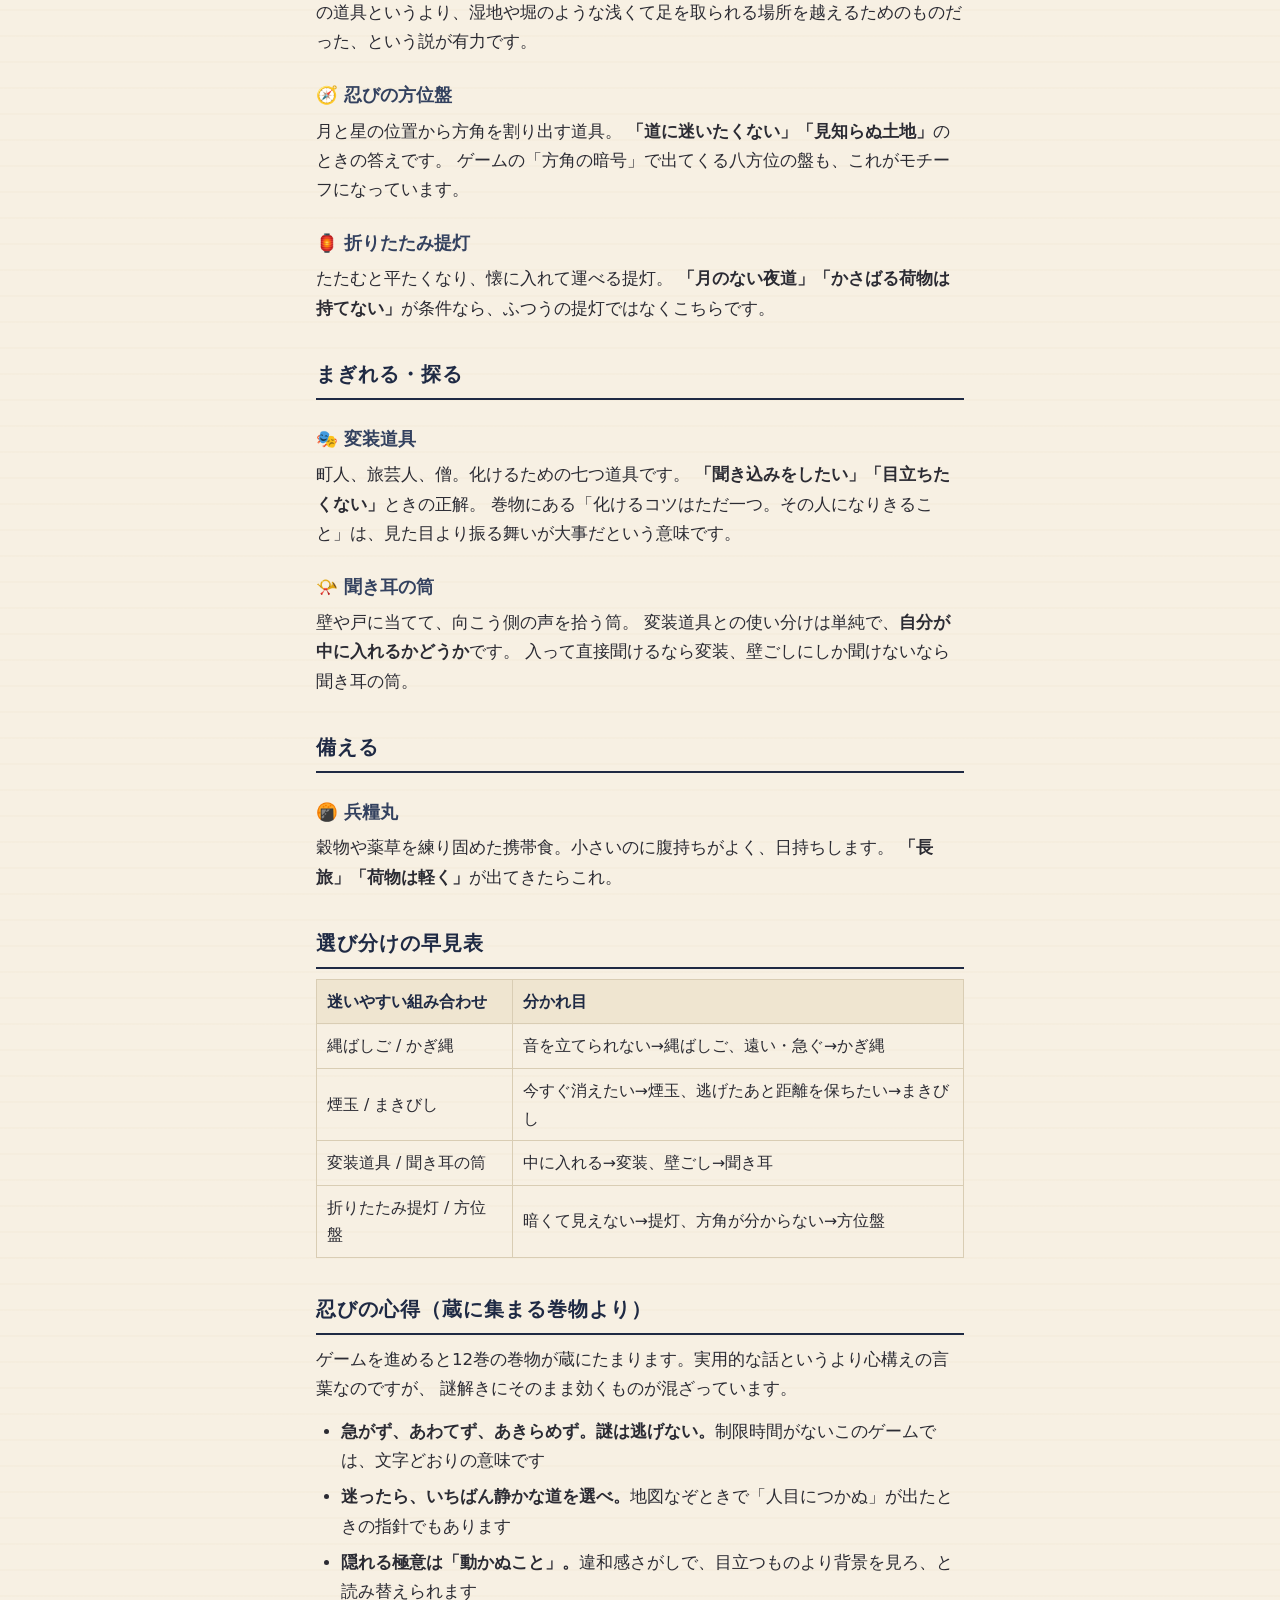
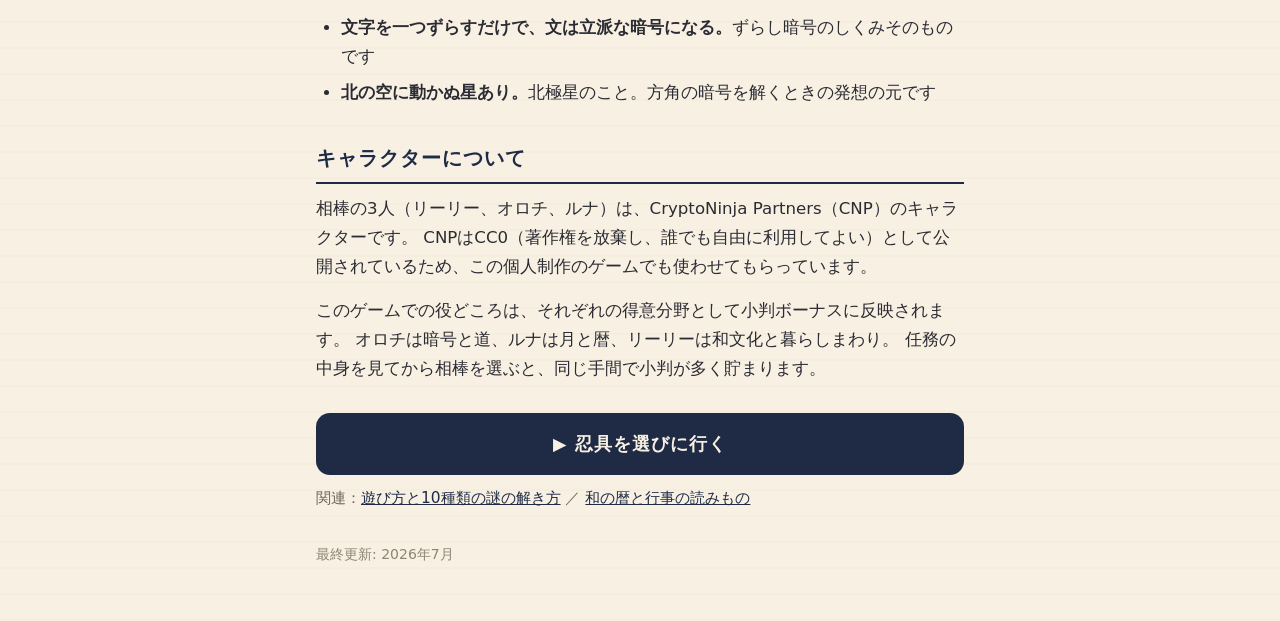
<file: ninja-jiten.html>
<!DOCTYPE html>
<html lang="ja">
<head>
<meta charset="UTF-8">
<meta name="viewport" content="width=device-width, initial-scale=1.0, viewport-fit=cover">
<title>忍具と忍びのことば事典 | CryptoNinja 忍びの謎巡り</title>
<meta name="description" content="縄ばしご、水蜘蛛、まきびし、兵糧丸。忍びの謎巡りに出てくる12種の忍具を、使いどころと選び分けのコツつきで解説。「忍具えらび」の謎を落とさないための事典です。">
<meta name="theme-color" content="#1f2a44">
<link rel="canonical" href="https://tamehiro3.github.io/shinobi-nazomeguri/ninja-jiten.html">
<link rel="icon" href="icons/icon-192.png">
<link rel="stylesheet" href="style.css">
<link rel="stylesheet" href="pages.css">
</head>
<body class="page">

<header class="page-head">
  <div class="inner">
    <a class="back" href="./">← 忍びの謎巡りへもどる</a>
    <h1>忍具と忍びのことば事典</h1>
  </div>
</header>

<article>

<p class="lead">
ゲームに出てくる12種類の忍具を、ひとつずつ見ていきます。
「忍具えらび」の謎は知識よりも連想で解く問題なのですが、似た道具の使い分けだけは覚えておかないと落とします。
登るための道具が2つ、隠れるための道具が2つ。そこの線引きを中心にまとめました。
</p>

<div id="ad-article-top" class="ad-box" hidden></div>

<h2>登る・越える</h2>

<h3>🪜 縄ばしご</h3>
<p>
縄ではしご状に編んだもの。塀や崖にかけて登ります。
ゲームでは<strong>「音を立てられない」</strong>という条件がついたときの正解になりがちです。
金具を打ち込む必要がなく、かけてしまえば静かに登れるからです。
</p>

<h3>🪝 かぎ縄</h3>
<p>
縄の先に鉤（かぎ）がついたもの。投げて引っかけ、そのまま登ります。
縄ばしごとの使い分けは、<strong>とっかかりが遠いか、急いでいるか</strong>。
投げて届く距離なら、かけに行かなくていいぶんこちらのほうが速い。かわりに、鉤がかかる瞬間に音が出ます。
</p>

<div class="example">
  <p class="q">高い塀の向こうの中庭に入りたい。音は立てられない。</p>
  <p class="a">縄ばしご（「音は立てられない」が決め手）</p>
</div>

<h2>逃げる・足止めする</h2>

<h3>💨 煙玉</h3>
<p>
煙を出して視界をふさぎ、その隙に離脱します。姿を消す道具のように語られますが、実際は目くらましです。
<strong>「囲まれた」「一瞬で姿をくらましたい」</strong>ときはこれ。
</p>

<h3>✴️ まきびし</h3>
<p>
撒いておくと、追手が足元を気にして走れなくなります。
煙玉との違いは時間軸です。煙玉は<strong>その場から消える</strong>ための道具、まきびしは<strong>逃げたあとに距離を保つ</strong>ための道具。
「距離を稼ぎたい」「足止めしたい」と書いてあればまきびしです。
</p>

<h3>🌀 手裏剣</h3>
<p>
投げるものと思われていますが、実際には牽制が主な役目だったといわれます。
けずる、こじ開けるといった使い方もできる万能の小道具です。
</p>

<h3>🗡️ 忍び刀</h3>
<p>
武士の刀より短く、まっすぐに近い刀身。狭い場所で扱いやすく、鞘を外して足場にしたり、
鞘の先を使って水中で呼吸したりといった逸話が伝わります。
</p>

<div id="ad-article-bottom" class="ad-box" hidden></div>

<h2>渡る・進む</h2>

<h3>🛟 水蜘蛛</h3>
<p>
水の上を渡るための道具。輪状の浮きに足を乗せて使ったと考えられています。
<strong>「橋のない川」</strong>と出てきたらこれ以外にありません。
なお、忍者が水面を走るための道具というより、湿地や堀のような浅くて足を取られる場所を越えるためのものだった、という説が有力です。
</p>

<h3>🧭 忍びの方位盤</h3>
<p>
月と星の位置から方角を割り出す道具。
<strong>「道に迷いたくない」「見知らぬ土地」</strong>のときの答えです。
ゲームの「方角の暗号」で出てくる八方位の盤も、これがモチーフになっています。
</p>

<h3>🏮 折りたたみ提灯</h3>
<p>
たたむと平たくなり、懐に入れて運べる提灯。
<strong>「月のない夜道」「かさばる荷物は持てない」</strong>が条件なら、ふつうの提灯ではなくこちらです。
</p>

<h2>まぎれる・探る</h2>

<h3>🎭 変装道具</h3>
<p>
町人、旅芸人、僧。化けるための七つ道具です。
<strong>「聞き込みをしたい」「目立ちたくない」</strong>ときの正解。
巻物にある「化けるコツはただ一つ。その人になりきること」は、見た目より振る舞いが大事だという意味です。
</p>

<h3>📯 聞き耳の筒</h3>
<p>
壁や戸に当てて、向こう側の声を拾う筒。
変装道具との使い分けは単純で、<strong>自分が中に入れるかどうか</strong>です。
入って直接聞けるなら変装、壁ごしにしか聞けないなら聞き耳の筒。
</p>

<h2>備える</h2>

<h3>🍘 兵糧丸</h3>
<p>
穀物や薬草を練り固めた携帯食。小さいのに腹持ちがよく、日持ちします。
<strong>「長旅」「荷物は軽く」</strong>が出てきたらこれ。
</p>

<h2>選び分けの早見表</h2>

<table class="tbl">
  <tr><th>迷いやすい組み合わせ</th><th>分かれ目</th></tr>
  <tr><td>縄ばしご / かぎ縄</td><td>音を立てられない→縄ばしご、遠い・急ぐ→かぎ縄</td></tr>
  <tr><td>煙玉 / まきびし</td><td>今すぐ消えたい→煙玉、逃げたあと距離を保ちたい→まきびし</td></tr>
  <tr><td>変装道具 / 聞き耳の筒</td><td>中に入れる→変装、壁ごし→聞き耳</td></tr>
  <tr><td>折りたたみ提灯 / 方位盤</td><td>暗くて見えない→提灯、方角が分からない→方位盤</td></tr>
</table>

<h2>忍びの心得（蔵に集まる巻物より）</h2>

<p>
ゲームを進めると12巻の巻物が蔵にたまります。実用的な話というより心構えの言葉なのですが、
謎解きにそのまま効くものが混ざっています。
</p>

<ul>
  <li><strong>急がず、あわてず、あきらめず。謎は逃げない。</strong>制限時間がないこのゲームでは、文字どおりの意味です</li>
  <li><strong>迷ったら、いちばん静かな道を選べ。</strong>地図なぞときで「人目につかぬ」が出たときの指針でもあります</li>
  <li><strong>隠れる極意は「動かぬこと」。</strong>違和感さがしで、目立つものより背景を見ろ、と読み替えられます</li>
  <li><strong>文字を一つずらすだけで、文は立派な暗号になる。</strong>ずらし暗号のしくみそのものです</li>
  <li><strong>北の空に動かぬ星あり。</strong>北極星のこと。方角の暗号を解くときの発想の元です</li>
</ul>

<h2>キャラクターについて</h2>

<p>
相棒の3人（リーリー、オロチ、ルナ）は、CryptoNinja Partners（CNP）のキャラクターです。
CNPはCC0（著作権を放棄し、誰でも自由に利用してよい）として公開されているため、この個人制作のゲームでも使わせてもらっています。
</p>

<p>
このゲームでの役どころは、それぞれの得意分野として小判ボーナスに反映されます。
オロチは暗号と道、ルナは月と暦、リーリーは和文化と暮らしまわり。
任務の中身を見てから相棒を選ぶと、同じ手間で小判が多く貯まります。
</p>

<a class="cta-play" href="./">▶ 忍具を選びに行く</a>

<p class="note">
関連：<a href="guide.html">遊び方と10種類の謎の解き方</a> ／ <a href="wa-koyomi.html">和の暦と行事の読みもの</a>
</p>

<p class="updated">最終更新: 2026年7月</p>

</article>

<script src="ads.js"></script>
<script>
  Ads.mount("ad-article-top", "article");
  Ads.mount("ad-article-bottom", "article");
</script>
</body>
</html>
</file>
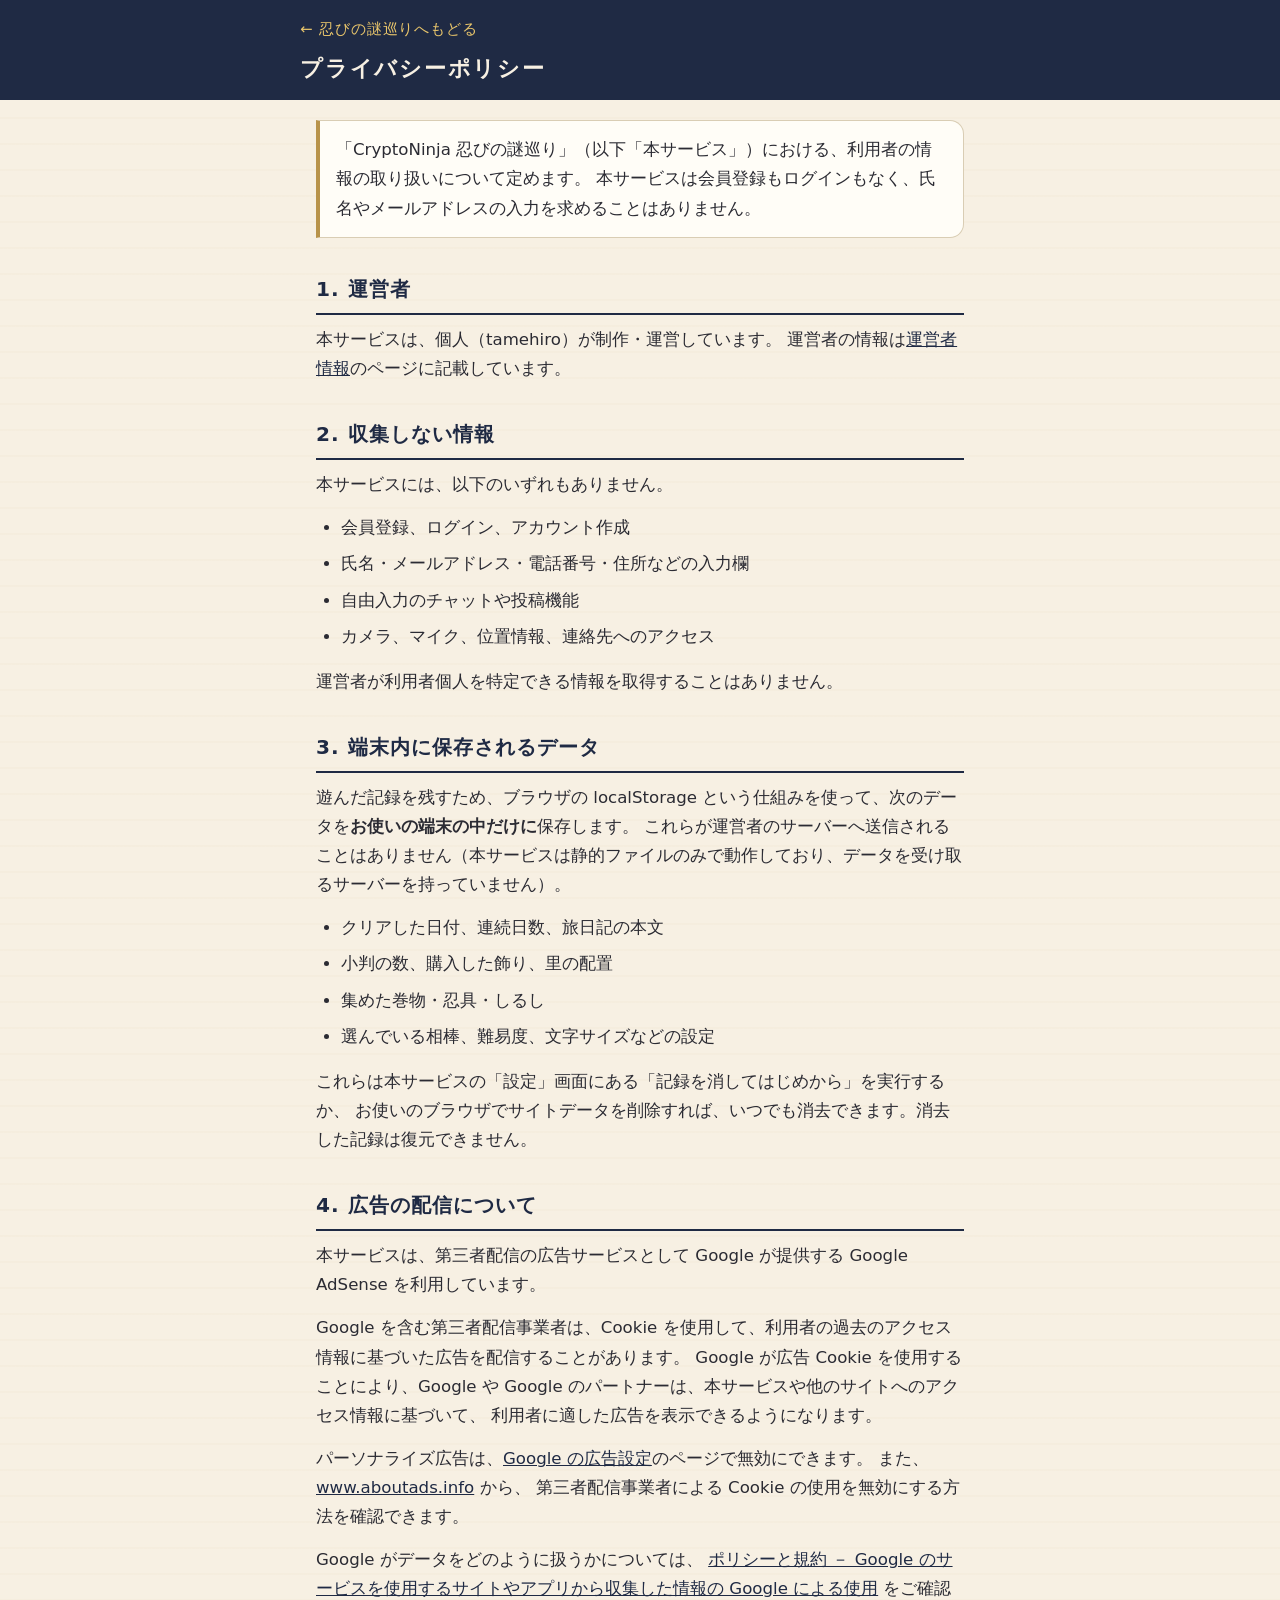
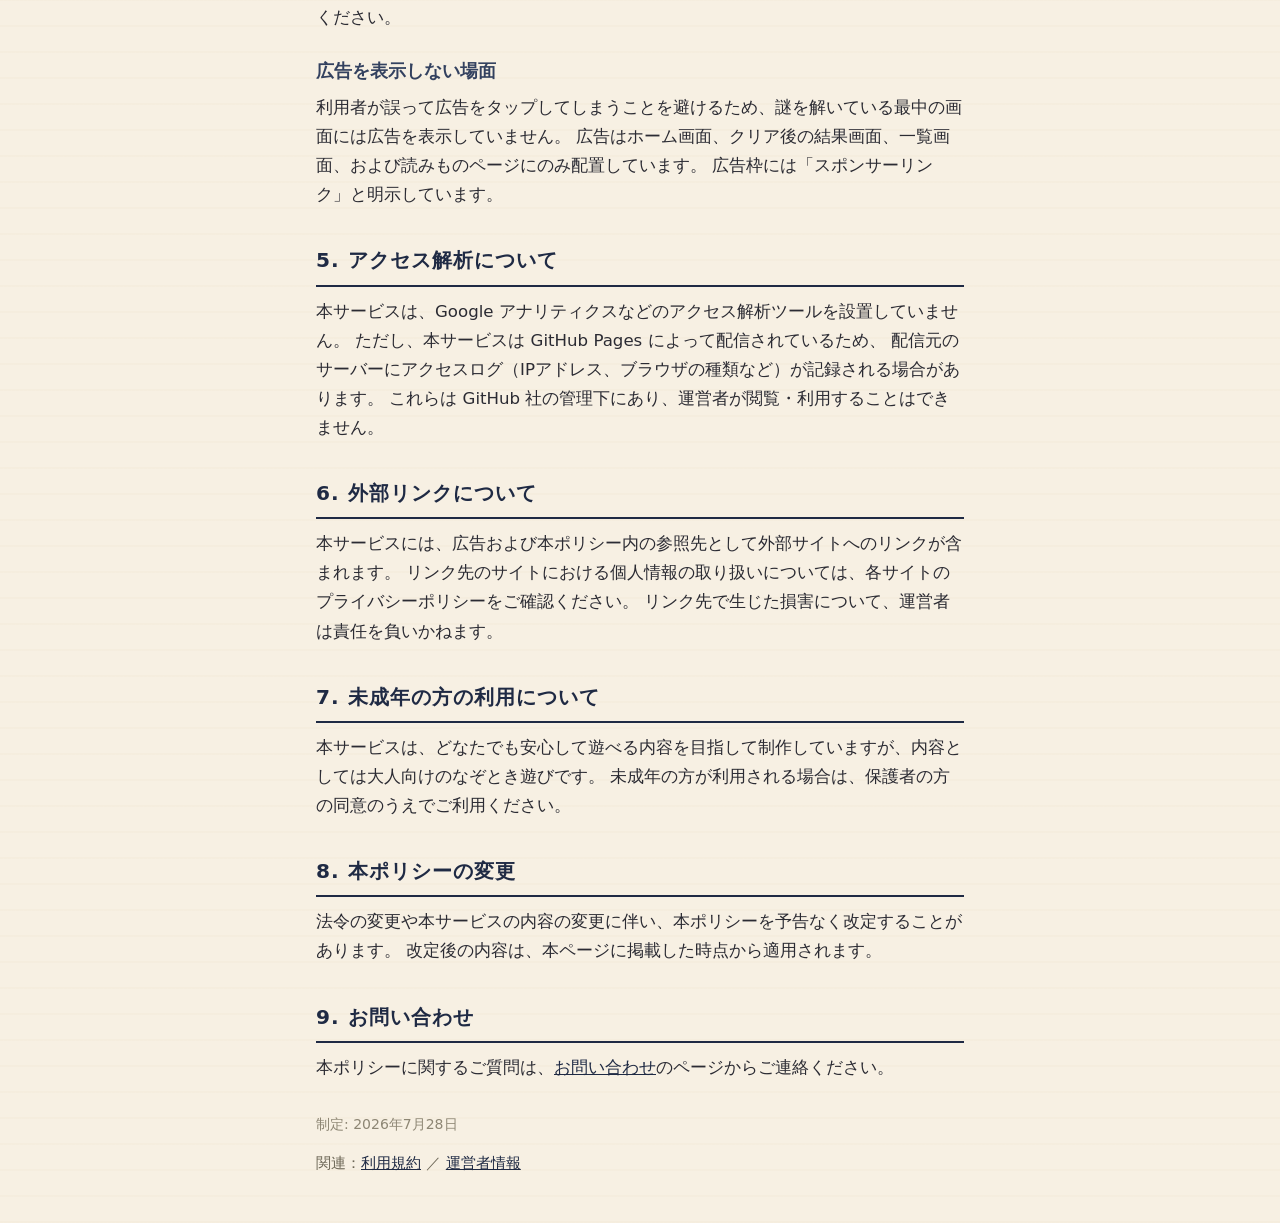
<file: privacy.html>
<!DOCTYPE html>
<html lang="ja">
<head>
<meta charset="UTF-8">
<meta name="viewport" content="width=device-width, initial-scale=1.0, viewport-fit=cover">
<title>プライバシーポリシー | CryptoNinja 忍びの謎巡り</title>
<meta name="description" content="CryptoNinja 忍びの謎巡りにおける、広告配信・Cookie・端末内保存データの取り扱いについて定めたプライバシーポリシーです。">
<meta name="theme-color" content="#1f2a44">
<meta name="robots" content="index,follow">
<link rel="canonical" href="https://tamehiro3.github.io/shinobi-nazomeguri/privacy.html">
<link rel="icon" href="icons/icon-192.png">
<link rel="stylesheet" href="style.css">
<link rel="stylesheet" href="pages.css">
</head>
<body class="page">

<header class="page-head">
  <div class="inner">
    <a class="back" href="./">← 忍びの謎巡りへもどる</a>
    <h1>プライバシーポリシー</h1>
  </div>
</header>

<article>

<p class="lead">
「CryptoNinja 忍びの謎巡り」（以下「本サービス」）における、利用者の情報の取り扱いについて定めます。
本サービスは会員登録もログインもなく、氏名やメールアドレスの入力を求めることはありません。
</p>

<h2>1. 運営者</h2>

<p>
本サービスは、個人（tamehiro）が制作・運営しています。
運営者の情報は<a href="about.html">運営者情報</a>のページに記載しています。
</p>

<h2>2. 収集しない情報</h2>

<p>
本サービスには、以下のいずれもありません。
</p>

<ul>
  <li>会員登録、ログイン、アカウント作成</li>
  <li>氏名・メールアドレス・電話番号・住所などの入力欄</li>
  <li>自由入力のチャットや投稿機能</li>
  <li>カメラ、マイク、位置情報、連絡先へのアクセス</li>
</ul>

<p>
運営者が利用者個人を特定できる情報を取得することはありません。
</p>

<h2>3. 端末内に保存されるデータ</h2>

<p>
遊んだ記録を残すため、ブラウザの localStorage という仕組みを使って、次のデータを<strong>お使いの端末の中だけに</strong>保存します。
これらが運営者のサーバーへ送信されることはありません（本サービスは静的ファイルのみで動作しており、データを受け取るサーバーを持っていません）。
</p>

<ul>
  <li>クリアした日付、連続日数、旅日記の本文</li>
  <li>小判の数、購入した飾り、里の配置</li>
  <li>集めた巻物・忍具・しるし</li>
  <li>選んでいる相棒、難易度、文字サイズなどの設定</li>
</ul>

<p>
これらは本サービスの「設定」画面にある「記録を消してはじめから」を実行するか、
お使いのブラウザでサイトデータを削除すれば、いつでも消去できます。消去した記録は復元できません。
</p>

<h2>4. 広告の配信について</h2>

<p>
本サービスは、第三者配信の広告サービスとして Google が提供する Google AdSense を利用しています。
</p>

<p>
Google を含む第三者配信事業者は、Cookie を使用して、利用者の過去のアクセス情報に基づいた広告を配信することがあります。
Google が広告 Cookie を使用することにより、Google や Google のパートナーは、本サービスや他のサイトへのアクセス情報に基づいて、
利用者に適した広告を表示できるようになります。
</p>

<p>
パーソナライズ広告は、<a href="https://www.google.com/settings/ads" target="_blank" rel="noopener">Google の広告設定</a>のページで無効にできます。
また、<a href="https://www.aboutads.info/choices/" target="_blank" rel="noopener">www.aboutads.info</a> から、
第三者配信事業者による Cookie の使用を無効にする方法を確認できます。
</p>

<p>
Google がデータをどのように扱うかについては、
<a href="https://policies.google.com/technologies/partner-sites" target="_blank" rel="noopener">ポリシーと規約 － Google のサービスを使用するサイトやアプリから収集した情報の Google による使用</a>
をご確認ください。
</p>

<h3>広告を表示しない場面</h3>

<p>
利用者が誤って広告をタップしてしまうことを避けるため、謎を解いている最中の画面には広告を表示していません。
広告はホーム画面、クリア後の結果画面、一覧画面、および読みものページにのみ配置しています。
広告枠には「スポンサーリンク」と明示しています。
</p>

<h2>5. アクセス解析について</h2>

<p>
本サービスは、Google アナリティクスなどのアクセス解析ツールを設置していません。
ただし、本サービスは GitHub Pages によって配信されているため、
配信元のサーバーにアクセスログ（IPアドレス、ブラウザの種類など）が記録される場合があります。
これらは GitHub 社の管理下にあり、運営者が閲覧・利用することはできません。
</p>

<h2>6. 外部リンクについて</h2>

<p>
本サービスには、広告および本ポリシー内の参照先として外部サイトへのリンクが含まれます。
リンク先のサイトにおける個人情報の取り扱いについては、各サイトのプライバシーポリシーをご確認ください。
リンク先で生じた損害について、運営者は責任を負いかねます。
</p>

<h2>7. 未成年の方の利用について</h2>

<p>
本サービスは、どなたでも安心して遊べる内容を目指して制作していますが、内容としては大人向けのなぞとき遊びです。
未成年の方が利用される場合は、保護者の方の同意のうえでご利用ください。
</p>

<h2>8. 本ポリシーの変更</h2>

<p>
法令の変更や本サービスの内容の変更に伴い、本ポリシーを予告なく改定することがあります。
改定後の内容は、本ページに掲載した時点から適用されます。
</p>

<h2>9. お問い合わせ</h2>

<p>
本ポリシーに関するご質問は、<a href="contact.html">お問い合わせ</a>のページからご連絡ください。
</p>

<p class="updated">制定: 2026年7月28日</p>

<p class="note">
関連：<a href="terms.html">利用規約</a> ／ <a href="about.html">運営者情報</a>
</p>

</article>

</body>
</html>
</file>
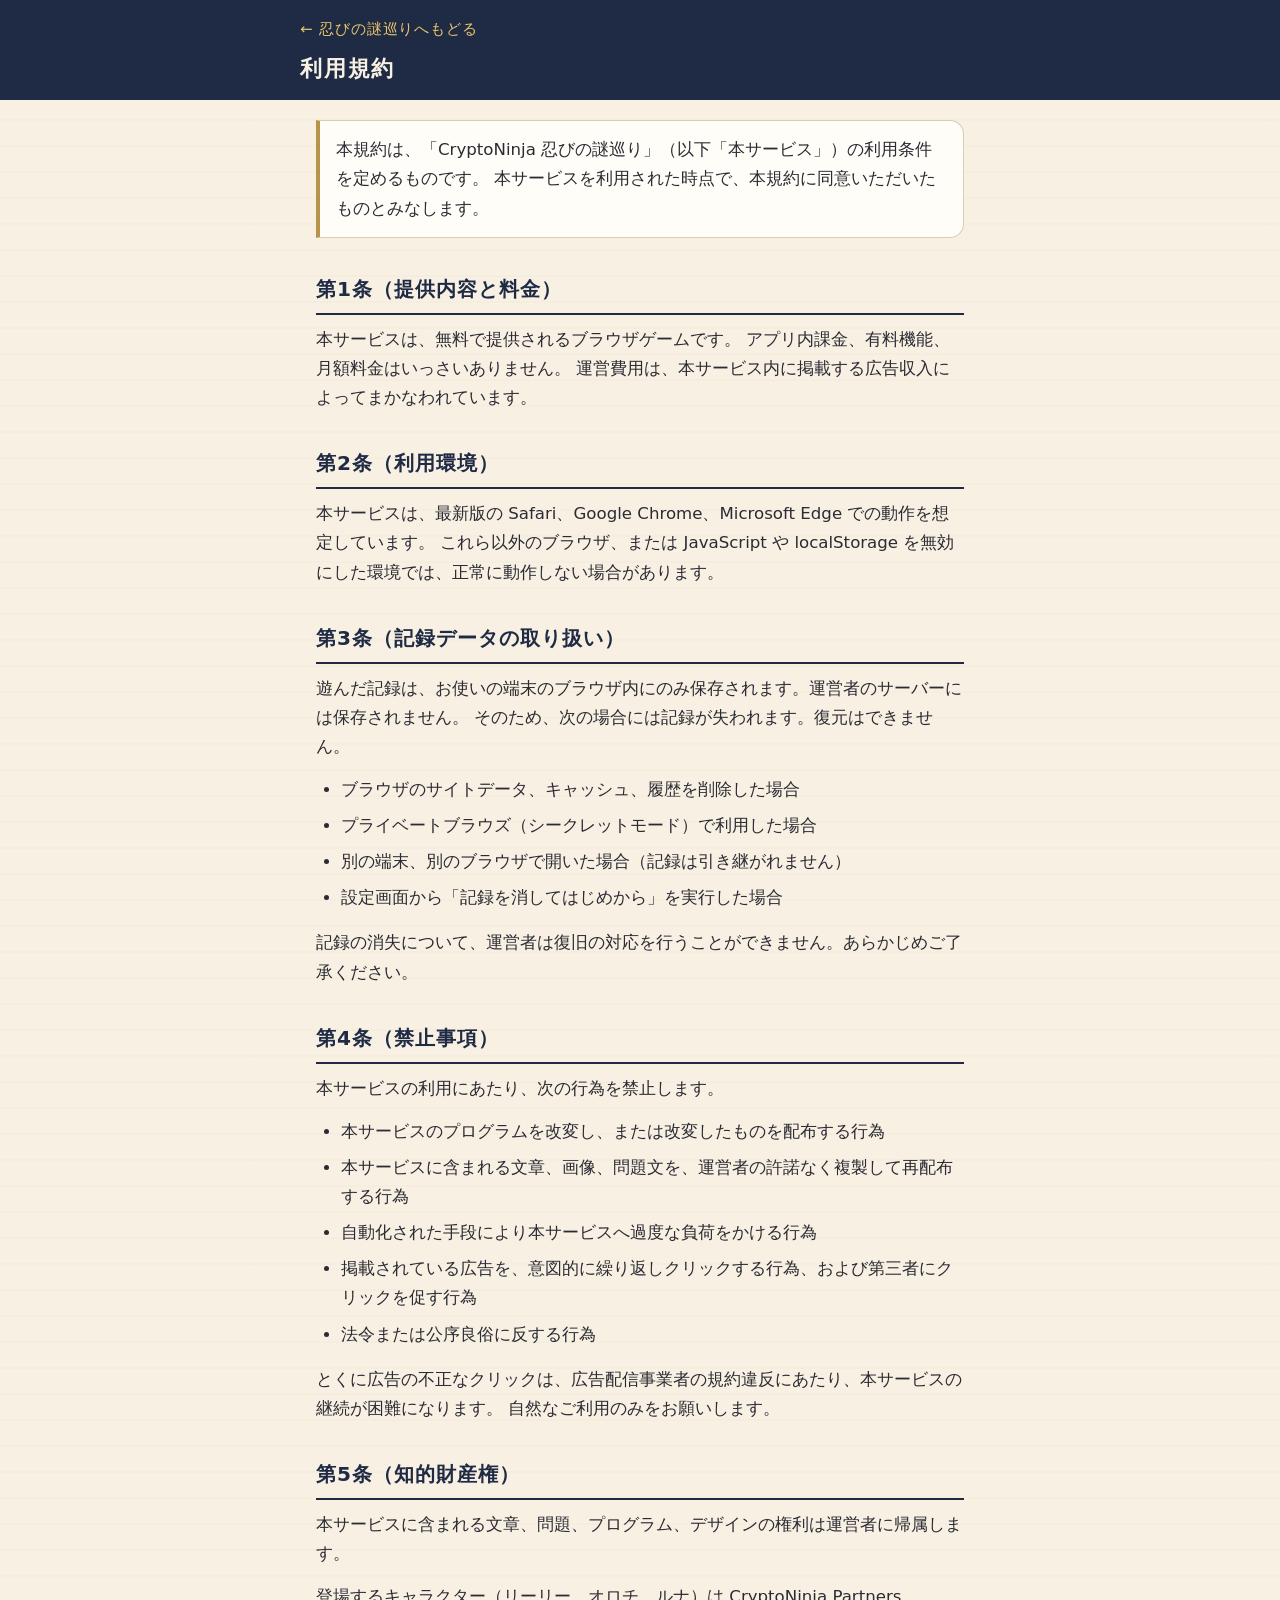
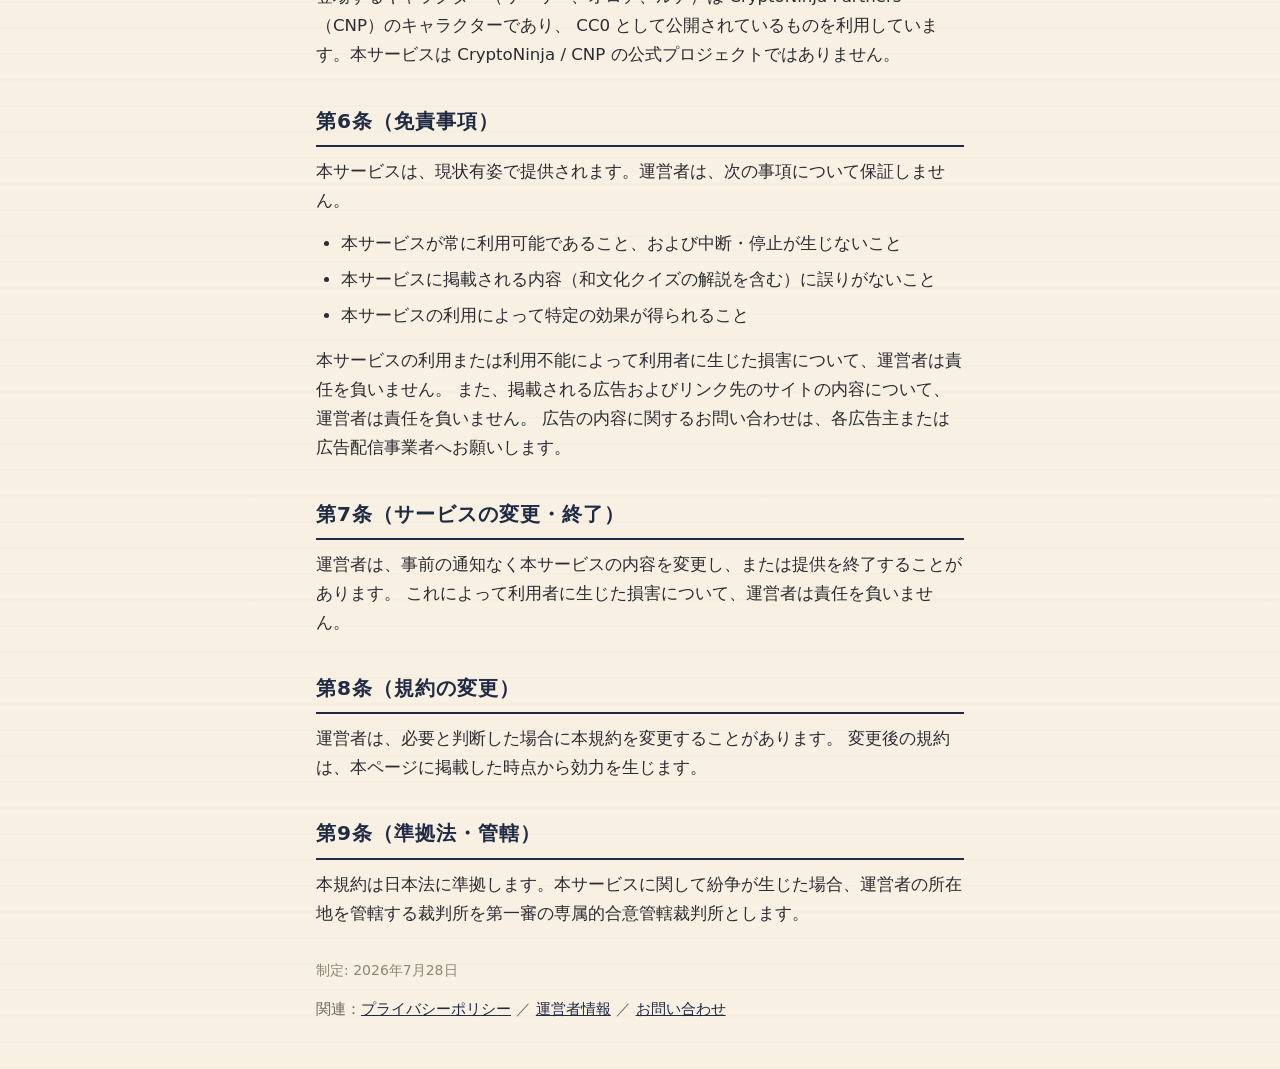
<file: terms.html>
<!DOCTYPE html>
<html lang="ja">
<head>
<meta charset="UTF-8">
<meta name="viewport" content="width=device-width, initial-scale=1.0, viewport-fit=cover">
<title>利用規約 | CryptoNinja 忍びの謎巡り</title>
<meta name="description" content="CryptoNinja 忍びの謎巡りの利用規約です。無料での提供範囲、記録データの取り扱い、禁止事項、免責事項について定めています。">
<meta name="theme-color" content="#1f2a44">
<link rel="canonical" href="https://tamehiro3.github.io/shinobi-nazomeguri/terms.html">
<link rel="icon" href="icons/icon-192.png">
<link rel="stylesheet" href="style.css">
<link rel="stylesheet" href="pages.css">
</head>
<body class="page">

<header class="page-head">
  <div class="inner">
    <a class="back" href="./">← 忍びの謎巡りへもどる</a>
    <h1>利用規約</h1>
  </div>
</header>

<article>

<p class="lead">
本規約は、「CryptoNinja 忍びの謎巡り」（以下「本サービス」）の利用条件を定めるものです。
本サービスを利用された時点で、本規約に同意いただいたものとみなします。
</p>

<h2>第1条（提供内容と料金）</h2>

<p>
本サービスは、無料で提供されるブラウザゲームです。
アプリ内課金、有料機能、月額料金はいっさいありません。
運営費用は、本サービス内に掲載する広告収入によってまかなわれています。
</p>

<h2>第2条（利用環境）</h2>

<p>
本サービスは、最新版の Safari、Google Chrome、Microsoft Edge での動作を想定しています。
これら以外のブラウザ、または JavaScript や localStorage を無効にした環境では、正常に動作しない場合があります。
</p>

<h2>第3条（記録データの取り扱い）</h2>

<p>
遊んだ記録は、お使いの端末のブラウザ内にのみ保存されます。運営者のサーバーには保存されません。
そのため、次の場合には記録が失われます。復元はできません。
</p>

<ul>
  <li>ブラウザのサイトデータ、キャッシュ、履歴を削除した場合</li>
  <li>プライベートブラウズ（シークレットモード）で利用した場合</li>
  <li>別の端末、別のブラウザで開いた場合（記録は引き継がれません）</li>
  <li>設定画面から「記録を消してはじめから」を実行した場合</li>
</ul>

<p>
記録の消失について、運営者は復旧の対応を行うことができません。あらかじめご了承ください。
</p>

<h2>第4条（禁止事項）</h2>

<p>
本サービスの利用にあたり、次の行為を禁止します。
</p>

<ul>
  <li>本サービスのプログラムを改変し、または改変したものを配布する行為</li>
  <li>本サービスに含まれる文章、画像、問題文を、運営者の許諾なく複製して再配布する行為</li>
  <li>自動化された手段により本サービスへ過度な負荷をかける行為</li>
  <li>掲載されている広告を、意図的に繰り返しクリックする行為、および第三者にクリックを促す行為</li>
  <li>法令または公序良俗に反する行為</li>
</ul>

<p>
とくに広告の不正なクリックは、広告配信事業者の規約違反にあたり、本サービスの継続が困難になります。
自然なご利用のみをお願いします。
</p>

<h2>第5条（知的財産権）</h2>

<p>
本サービスに含まれる文章、問題、プログラム、デザインの権利は運営者に帰属します。
</p>

<p>
登場するキャラクター（リーリー、オロチ、ルナ）は CryptoNinja Partners（CNP）のキャラクターであり、
CC0 として公開されているものを利用しています。本サービスは CryptoNinja / CNP の公式プロジェクトではありません。
</p>

<h2>第6条（免責事項）</h2>

<p>
本サービスは、現状有姿で提供されます。運営者は、次の事項について保証しません。
</p>

<ul>
  <li>本サービスが常に利用可能であること、および中断・停止が生じないこと</li>
  <li>本サービスに掲載される内容（和文化クイズの解説を含む）に誤りがないこと</li>
  <li>本サービスの利用によって特定の効果が得られること</li>
</ul>

<p>
本サービスの利用または利用不能によって利用者に生じた損害について、運営者は責任を負いません。
また、掲載される広告およびリンク先のサイトの内容について、運営者は責任を負いません。
広告の内容に関するお問い合わせは、各広告主または広告配信事業者へお願いします。
</p>

<h2>第7条（サービスの変更・終了）</h2>

<p>
運営者は、事前の通知なく本サービスの内容を変更し、または提供を終了することがあります。
これによって利用者に生じた損害について、運営者は責任を負いません。
</p>

<h2>第8条（規約の変更）</h2>

<p>
運営者は、必要と判断した場合に本規約を変更することがあります。
変更後の規約は、本ページに掲載した時点から効力を生じます。
</p>

<h2>第9条（準拠法・管轄）</h2>

<p>
本規約は日本法に準拠します。本サービスに関して紛争が生じた場合、運営者の所在地を管轄する裁判所を第一審の専属的合意管轄裁判所とします。
</p>

<p class="updated">制定: 2026年7月28日</p>

<p class="note">
関連：<a href="privacy.html">プライバシーポリシー</a> ／ <a href="about.html">運営者情報</a> ／ <a href="contact.html">お問い合わせ</a>
</p>

</article>

</body>
</html>
</file>
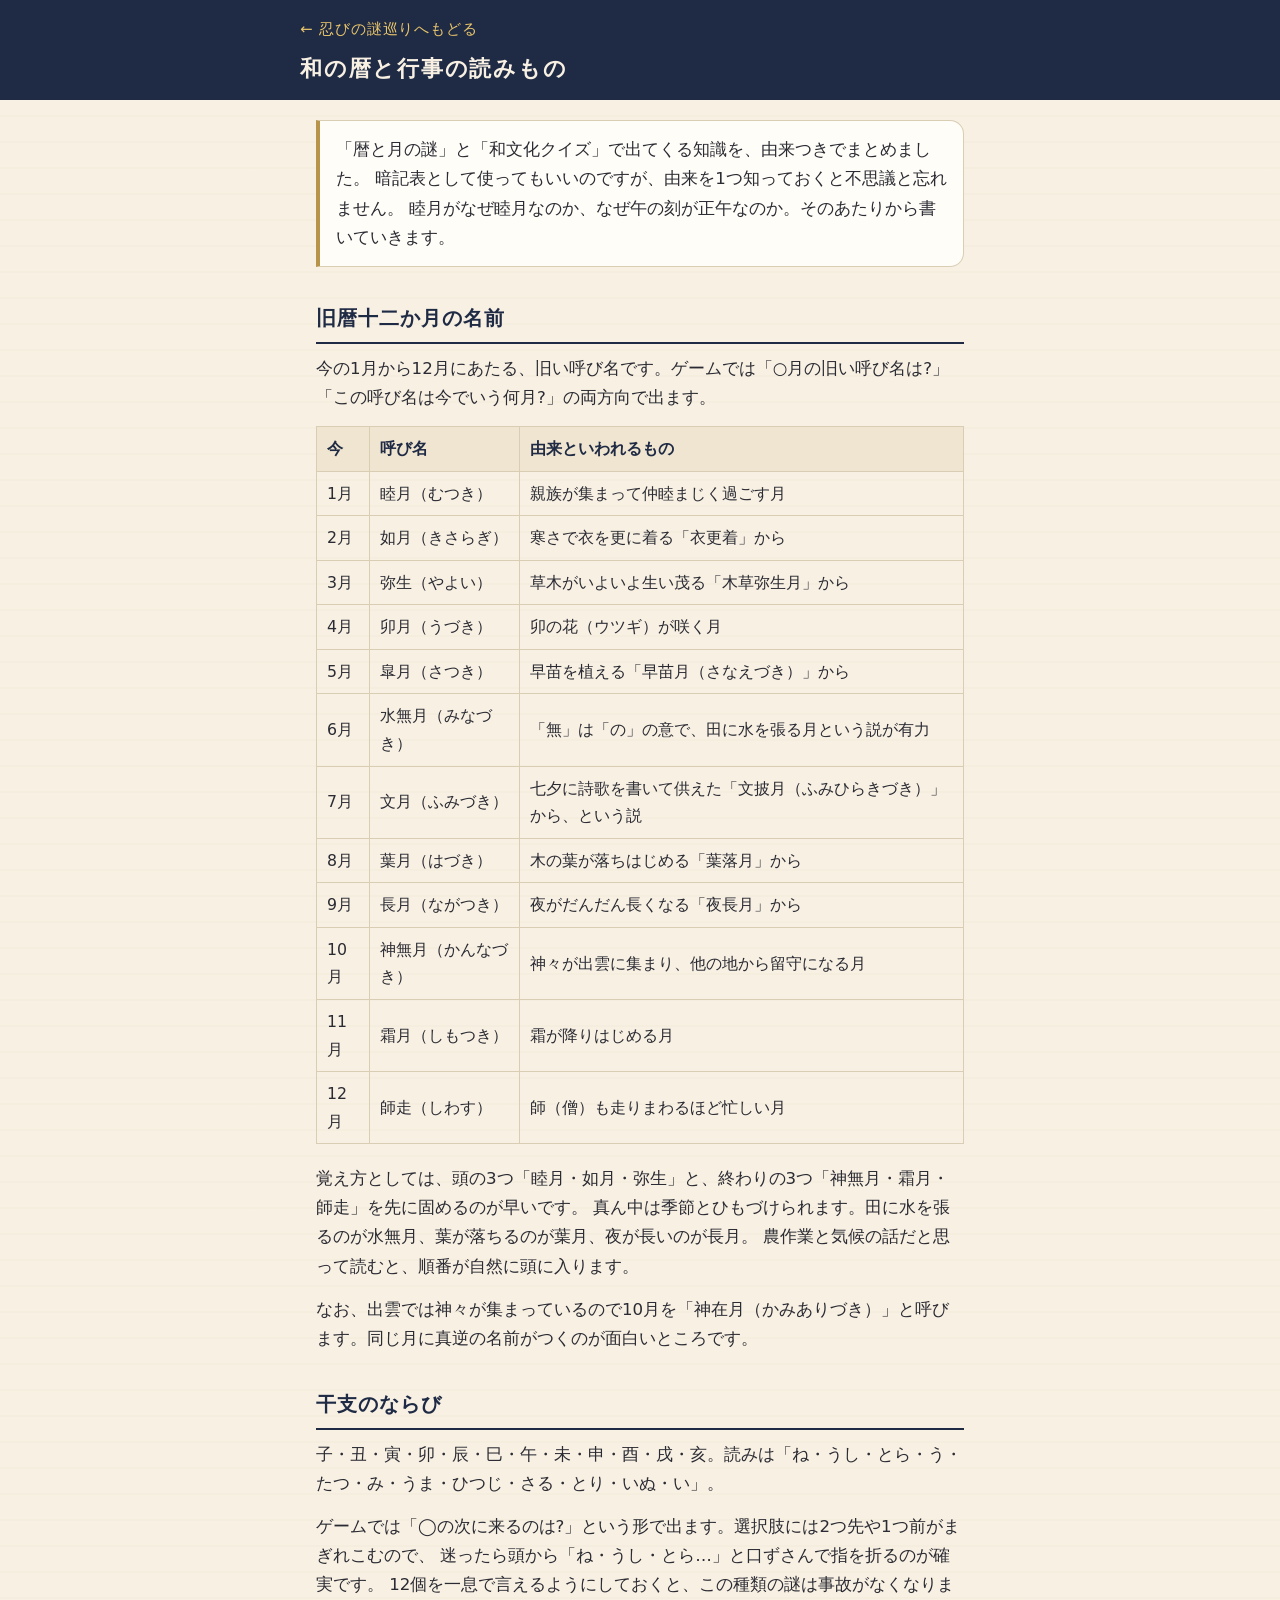
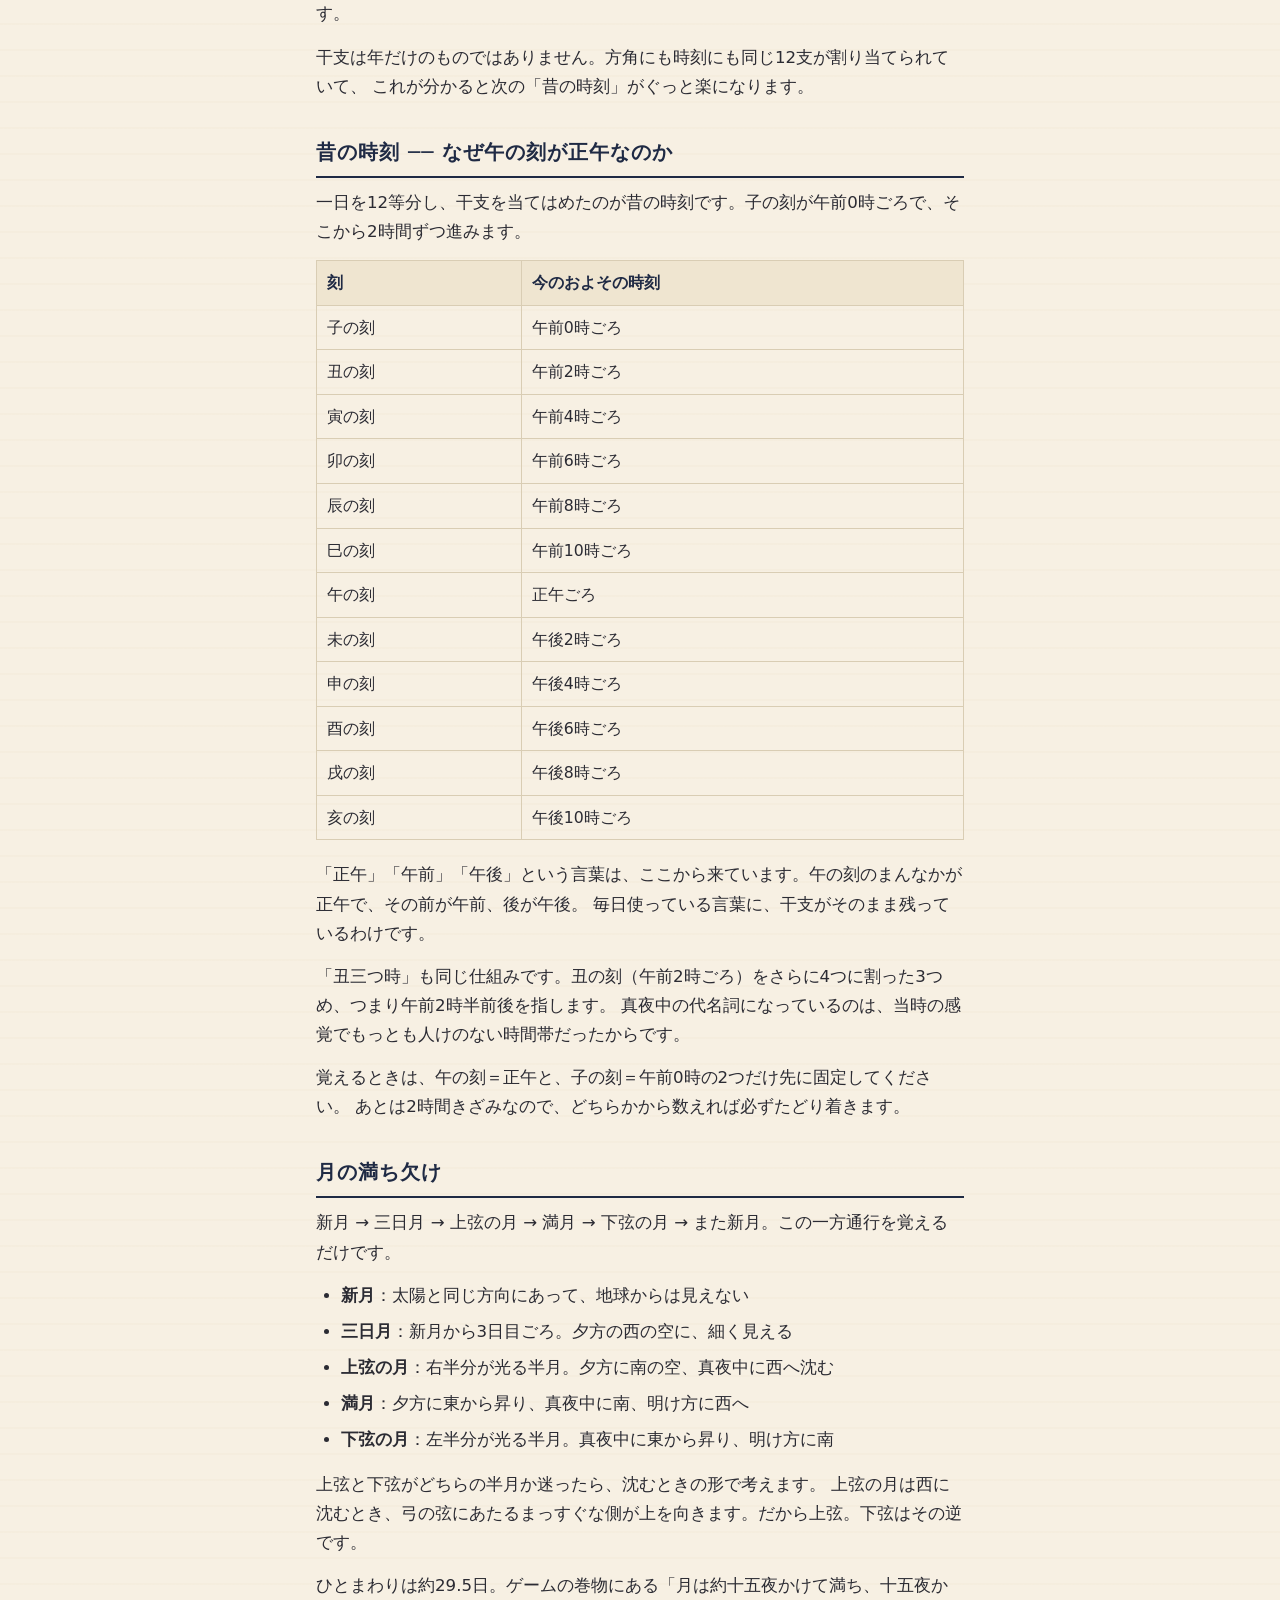
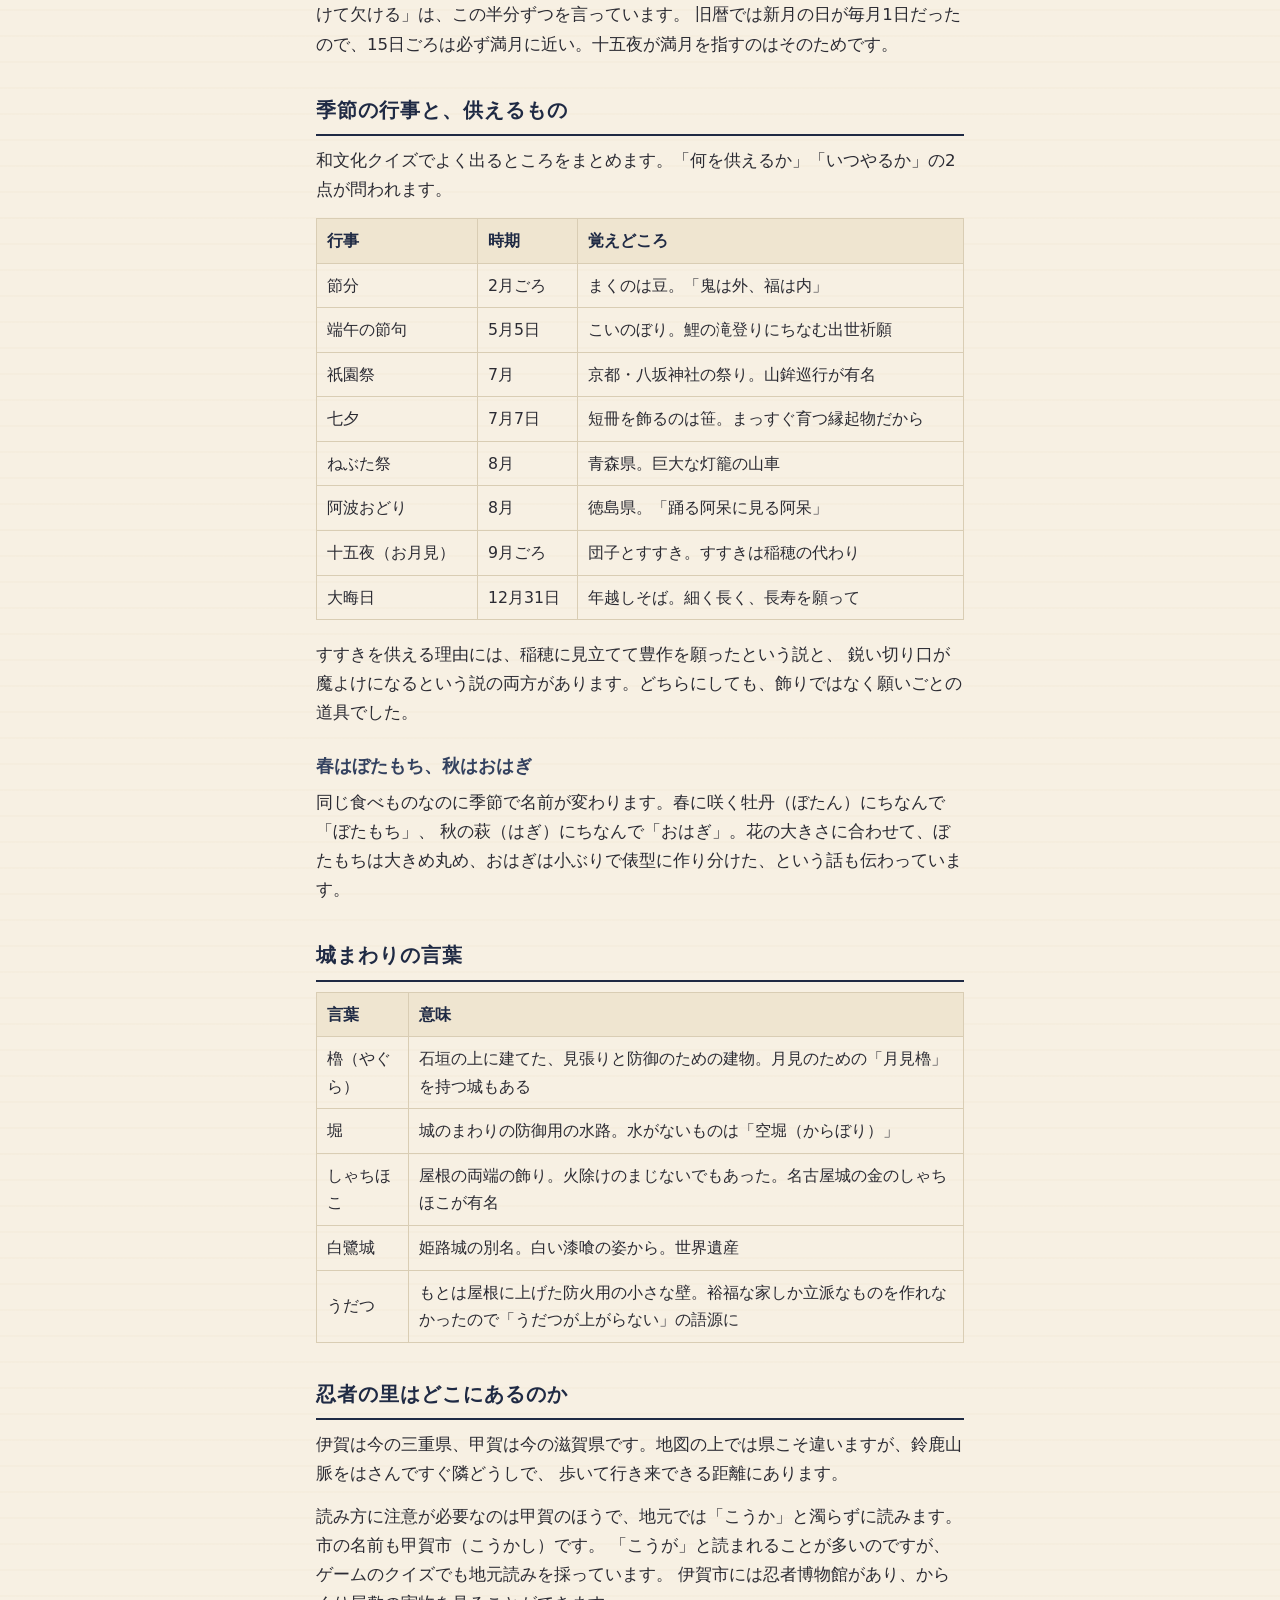
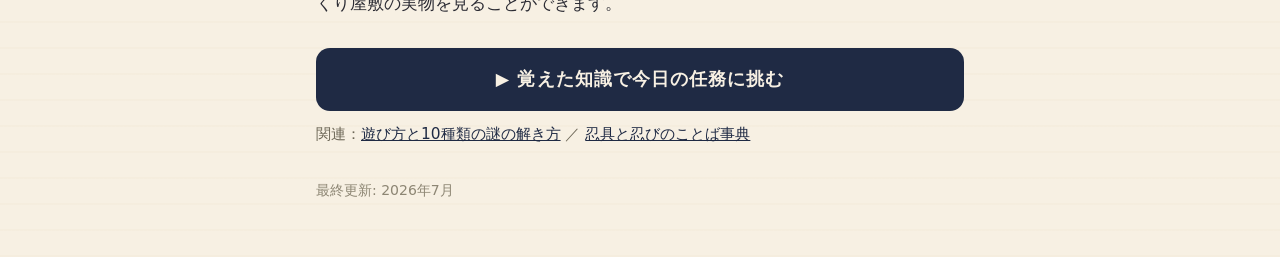
<file: wa-koyomi.html>
<!DOCTYPE html>
<html lang="ja">
<head>
<meta charset="UTF-8">
<meta name="viewport" content="width=device-width, initial-scale=1.0, viewport-fit=cover">
<title>和の暦と行事の読みもの | CryptoNinja 忍びの謎巡り</title>
<meta name="description" content="旧暦の月名、干支の順番、月の満ち欠け、子の刻から始まる昔の時刻。忍びの謎巡りの「暦と月の謎」に出てくる知識を、由来つきでまとめた読みものです。">
<meta name="theme-color" content="#1f2a44">
<link rel="canonical" href="https://tamehiro3.github.io/shinobi-nazomeguri/wa-koyomi.html">
<link rel="icon" href="icons/icon-192.png">
<link rel="stylesheet" href="style.css">
<link rel="stylesheet" href="pages.css">
</head>
<body class="page">

<header class="page-head">
  <div class="inner">
    <a class="back" href="./">← 忍びの謎巡りへもどる</a>
    <h1>和の暦と行事の読みもの</h1>
  </div>
</header>

<article>

<p class="lead">
「暦と月の謎」と「和文化クイズ」で出てくる知識を、由来つきでまとめました。
暗記表として使ってもいいのですが、由来を1つ知っておくと不思議と忘れません。
睦月がなぜ睦月なのか、なぜ午の刻が正午なのか。そのあたりから書いていきます。
</p>

<div id="ad-article-top" class="ad-box" hidden></div>

<h2>旧暦十二か月の名前</h2>

<p>
今の1月から12月にあたる、旧い呼び名です。ゲームでは「○月の旧い呼び名は?」「この呼び名は今でいう何月?」の両方向で出ます。
</p>

<table class="tbl">
  <tr><th>今</th><th>呼び名</th><th>由来といわれるもの</th></tr>
  <tr><td>1月</td><td>睦月（むつき）</td><td>親族が集まって仲睦まじく過ごす月</td></tr>
  <tr><td>2月</td><td>如月（きさらぎ）</td><td>寒さで衣を更に着る「衣更着」から</td></tr>
  <tr><td>3月</td><td>弥生（やよい）</td><td>草木がいよいよ生い茂る「木草弥生月」から</td></tr>
  <tr><td>4月</td><td>卯月（うづき）</td><td>卯の花（ウツギ）が咲く月</td></tr>
  <tr><td>5月</td><td>皐月（さつき）</td><td>早苗を植える「早苗月（さなえづき）」から</td></tr>
  <tr><td>6月</td><td>水無月（みなづき）</td><td>「無」は「の」の意で、田に水を張る月という説が有力</td></tr>
  <tr><td>7月</td><td>文月（ふみづき）</td><td>七夕に詩歌を書いて供えた「文披月（ふみひらきづき）」から、という説</td></tr>
  <tr><td>8月</td><td>葉月（はづき）</td><td>木の葉が落ちはじめる「葉落月」から</td></tr>
  <tr><td>9月</td><td>長月（ながつき）</td><td>夜がだんだん長くなる「夜長月」から</td></tr>
  <tr><td>10月</td><td>神無月（かんなづき）</td><td>神々が出雲に集まり、他の地から留守になる月</td></tr>
  <tr><td>11月</td><td>霜月（しもつき）</td><td>霜が降りはじめる月</td></tr>
  <tr><td>12月</td><td>師走（しわす）</td><td>師（僧）も走りまわるほど忙しい月</td></tr>
</table>

<p>
覚え方としては、頭の3つ「睦月・如月・弥生」と、終わりの3つ「神無月・霜月・師走」を先に固めるのが早いです。
真ん中は季節とひもづけられます。田に水を張るのが水無月、葉が落ちるのが葉月、夜が長いのが長月。
農作業と気候の話だと思って読むと、順番が自然に頭に入ります。
</p>

<p>
なお、出雲では神々が集まっているので10月を「神在月（かみありづき）」と呼びます。同じ月に真逆の名前がつくのが面白いところです。
</p>

<h2>干支のならび</h2>

<p>
子・丑・寅・卯・辰・巳・午・未・申・酉・戌・亥。読みは「ね・うし・とら・う・たつ・み・うま・ひつじ・さる・とり・いぬ・い」。
</p>

<p>
ゲームでは「◯の次に来るのは?」という形で出ます。選択肢には2つ先や1つ前がまぎれこむので、
迷ったら頭から「ね・うし・とら…」と口ずさんで指を折るのが確実です。
12個を一息で言えるようにしておくと、この種類の謎は事故がなくなります。
</p>

<p>
干支は年だけのものではありません。方角にも時刻にも同じ12支が割り当てられていて、
これが分かると次の「昔の時刻」がぐっと楽になります。
</p>

<h2>昔の時刻 ── なぜ午の刻が正午なのか</h2>

<p>
一日を12等分し、干支を当てはめたのが昔の時刻です。子の刻が午前0時ごろで、そこから2時間ずつ進みます。
</p>

<table class="tbl">
  <tr><th>刻</th><th>今のおよその時刻</th></tr>
  <tr><td>子の刻</td><td>午前0時ごろ</td></tr>
  <tr><td>丑の刻</td><td>午前2時ごろ</td></tr>
  <tr><td>寅の刻</td><td>午前4時ごろ</td></tr>
  <tr><td>卯の刻</td><td>午前6時ごろ</td></tr>
  <tr><td>辰の刻</td><td>午前8時ごろ</td></tr>
  <tr><td>巳の刻</td><td>午前10時ごろ</td></tr>
  <tr><td>午の刻</td><td>正午ごろ</td></tr>
  <tr><td>未の刻</td><td>午後2時ごろ</td></tr>
  <tr><td>申の刻</td><td>午後4時ごろ</td></tr>
  <tr><td>酉の刻</td><td>午後6時ごろ</td></tr>
  <tr><td>戌の刻</td><td>午後8時ごろ</td></tr>
  <tr><td>亥の刻</td><td>午後10時ごろ</td></tr>
</table>

<p>
「正午」「午前」「午後」という言葉は、ここから来ています。午の刻のまんなかが正午で、その前が午前、後が午後。
毎日使っている言葉に、干支がそのまま残っているわけです。
</p>

<p>
「丑三つ時」も同じ仕組みです。丑の刻（午前2時ごろ）をさらに4つに割った3つめ、つまり午前2時半前後を指します。
真夜中の代名詞になっているのは、当時の感覚でもっとも人けのない時間帯だったからです。
</p>

<p>
覚えるときは、午の刻＝正午と、子の刻＝午前0時の2つだけ先に固定してください。
あとは2時間きざみなので、どちらかから数えれば必ずたどり着きます。
</p>

<div id="ad-article-bottom" class="ad-box" hidden></div>

<h2>月の満ち欠け</h2>

<p>
新月 → 三日月 → 上弦の月 → 満月 → 下弦の月 → また新月。この一方通行を覚えるだけです。
</p>

<ul>
  <li><strong>新月</strong>：太陽と同じ方向にあって、地球からは見えない</li>
  <li><strong>三日月</strong>：新月から3日目ごろ。夕方の西の空に、細く見える</li>
  <li><strong>上弦の月</strong>：右半分が光る半月。夕方に南の空、真夜中に西へ沈む</li>
  <li><strong>満月</strong>：夕方に東から昇り、真夜中に南、明け方に西へ</li>
  <li><strong>下弦の月</strong>：左半分が光る半月。真夜中に東から昇り、明け方に南</li>
</ul>

<p>
上弦と下弦がどちらの半月か迷ったら、沈むときの形で考えます。
上弦の月は西に沈むとき、弓の弦にあたるまっすぐな側が上を向きます。だから上弦。下弦はその逆です。
</p>

<p>
ひとまわりは約29.5日。ゲームの巻物にある「月は約十五夜かけて満ち、十五夜かけて欠ける」は、この半分ずつを言っています。
旧暦では新月の日が毎月1日だったので、15日ごろは必ず満月に近い。十五夜が満月を指すのはそのためです。
</p>

<h2>季節の行事と、供えるもの</h2>

<p>
和文化クイズでよく出るところをまとめます。「何を供えるか」「いつやるか」の2点が問われます。
</p>

<table class="tbl">
  <tr><th>行事</th><th>時期</th><th>覚えどころ</th></tr>
  <tr><td>節分</td><td>2月ごろ</td><td>まくのは豆。「鬼は外、福は内」</td></tr>
  <tr><td>端午の節句</td><td>5月5日</td><td>こいのぼり。鯉の滝登りにちなむ出世祈願</td></tr>
  <tr><td>祇園祭</td><td>7月</td><td>京都・八坂神社の祭り。山鉾巡行が有名</td></tr>
  <tr><td>七夕</td><td>7月7日</td><td>短冊を飾るのは笹。まっすぐ育つ縁起物だから</td></tr>
  <tr><td>ねぶた祭</td><td>8月</td><td>青森県。巨大な灯籠の山車</td></tr>
  <tr><td>阿波おどり</td><td>8月</td><td>徳島県。「踊る阿呆に見る阿呆」</td></tr>
  <tr><td>十五夜（お月見）</td><td>9月ごろ</td><td>団子とすすき。すすきは稲穂の代わり</td></tr>
  <tr><td>大晦日</td><td>12月31日</td><td>年越しそば。細く長く、長寿を願って</td></tr>
</table>

<p>
すすきを供える理由には、稲穂に見立てて豊作を願ったという説と、
鋭い切り口が魔よけになるという説の両方があります。どちらにしても、飾りではなく願いごとの道具でした。
</p>

<h3>春はぼたもち、秋はおはぎ</h3>

<p>
同じ食べものなのに季節で名前が変わります。春に咲く牡丹（ぼたん）にちなんで「ぼたもち」、
秋の萩（はぎ）にちなんで「おはぎ」。花の大きさに合わせて、ぼたもちは大きめ丸め、おはぎは小ぶりで俵型に作り分けた、という話も伝わっています。
</p>

<h2>城まわりの言葉</h2>

<table class="tbl">
  <tr><th>言葉</th><th>意味</th></tr>
  <tr><td>櫓（やぐら）</td><td>石垣の上に建てた、見張りと防御のための建物。月見のための「月見櫓」を持つ城もある</td></tr>
  <tr><td>堀</td><td>城のまわりの防御用の水路。水がないものは「空堀（からぼり）」</td></tr>
  <tr><td>しゃちほこ</td><td>屋根の両端の飾り。火除けのまじないでもあった。名古屋城の金のしゃちほこが有名</td></tr>
  <tr><td>白鷺城</td><td>姫路城の別名。白い漆喰の姿から。世界遺産</td></tr>
  <tr><td>うだつ</td><td>もとは屋根に上げた防火用の小さな壁。裕福な家しか立派なものを作れなかったので「うだつが上がらない」の語源に</td></tr>
</table>

<h2>忍者の里はどこにあるのか</h2>

<p>
伊賀は今の三重県、甲賀は今の滋賀県です。地図の上では県こそ違いますが、鈴鹿山脈をはさんですぐ隣どうしで、
歩いて行き来できる距離にあります。
</p>

<p>
読み方に注意が必要なのは甲賀のほうで、地元では「こうか」と濁らずに読みます。市の名前も甲賀市（こうかし）です。
「こうが」と読まれることが多いのですが、ゲームのクイズでも地元読みを採っています。
伊賀市には忍者博物館があり、からくり屋敷の実物を見ることができます。
</p>

<a class="cta-play" href="./">▶ 覚えた知識で今日の任務に挑む</a>

<p class="note">
関連：<a href="guide.html">遊び方と10種類の謎の解き方</a> ／ <a href="ninja-jiten.html">忍具と忍びのことば事典</a>
</p>

<p class="updated">最終更新: 2026年7月</p>

</article>

<script src="ads.js"></script>
<script>
  Ads.mount("ad-article-top", "article");
  Ads.mount("ad-article-bottom", "article");
</script>
</body>
</html>
</file>
<file: style.css>
/* ============================================================
   CryptoNinja 忍びの謎巡り
   和風・落ち着き・文字大きめ(40代からの片手操作)
   ============================================================ */
:root {
  --washi: #f7f0e3;        /* 和紙 */
  --washi-dark: #efe5d0;
  --ink: #2b2b33;          /* 墨 */
  --indigo: #1f2a44;       /* 藍 */
  --indigo-soft: #33415f;
  --gold: #b8934a;         /* 金茶 */
  --gold-bright: #e8c56b;
  --red: #a4413c;          /* 紅 */
  --green: #4a6b4f;        /* 松葉 */
  --card: #fffdf7;
  --line: #d9cdb4;
  --radius: 14px;
  --shadow: 0 2px 8px rgba(43, 43, 51, .10);
}

* { box-sizing: border-box; -webkit-tap-highlight-color: transparent; }
html { font-size: 17.5px; }
body {
  margin: 0;
  background: var(--washi);
  background-image: repeating-linear-gradient(0deg, rgba(184,147,74,.03) 0 2px, transparent 2px 26px);
  color: var(--ink);
  font-family: "Hiragino Kaku Gothic ProN", "Yu Gothic", "Noto Sans JP", system-ui, sans-serif;
  line-height: 1.75;
  padding-bottom: calc(76px + env(safe-area-inset-bottom));
}

/* ---------- ヘッダー ---------- */
.app-head {
  background: var(--indigo);
  color: var(--washi);
  padding: calc(10px + env(safe-area-inset-top)) 16px 10px;
  text-align: center;
}
.app-title { font-size: 1.25rem; font-weight: 700; letter-spacing: .12em; }
.app-sub { font-size: .85rem; opacity: .85; }

main { max-width: 560px; margin: 0 auto; padding: 14px 14px 20px; }

/* ---------- 画面 ---------- */
.screen { display: none; }
.screen.active { display: block; animation: fadein .25s ease; }
@keyframes fadein { from { opacity: 0; transform: translateY(6px); } to { opacity: 1; } }

.page-title { margin: 6px 0 12px; font-size: 1.3rem; letter-spacing: .08em; }
.sec-title { margin: 20px 0 8px; font-size: 1.05rem; letter-spacing: .05em; color: var(--indigo); }
.note { font-size: .88rem; color: #6b6555; margin: 6px 0; }
.note.center { text-align: center; }
.empty { text-align: center; color: #6b6555; padding: 30px 10px; }

/* ---------- カード ---------- */
.card, .puzzle-card, .story-card, .reward-card, .diary-card, .kura-card {
  background: var(--card);
  border: 1px solid var(--line);
  border-radius: var(--radius);
  box-shadow: var(--shadow);
  padding: 16px;
  margin-bottom: 14px;
}

.status-row {
  display: flex; justify-content: space-between; align-items: center;
  margin-bottom: 10px; font-size: .95rem;
}
.koban-chip {
  background: var(--indigo); color: var(--gold-bright);
  border-radius: 999px; padding: 3px 14px; font-size: .95rem;
}

.area-line { color: var(--gold); font-weight: 700; letter-spacing: .1em; font-size: .95rem; }
.mission-title { margin: 6px 0; font-size: 1.25rem; line-height: 1.5; }
.mission-intro { margin: 8px 0; }
.mission-steps { margin: 10px 0 0; padding-left: 4px; list-style: none; }
.mission-steps li { margin: 4px 0; }

/* ---------- 相棒 ---------- */
.partner-row { display: flex; gap: 10px; }
.partner-btn {
  flex: 1; background: var(--card); border: 2px solid var(--line);
  border-radius: var(--radius); padding: 12px 6px 10px; cursor: pointer;
  display: flex; flex-direction: column; align-items: center; gap: 2px;
  font-family: inherit; color: var(--ink);
}
.partner-btn.selected { border-color: var(--gold); background: #fdf7e7; box-shadow: var(--shadow); }
.pemoji { font-size: 2rem; }
.pimg { height: 72px; width: auto; max-width: 90%; object-fit: contain; }
.pname { font-weight: 700; font-size: 1rem; }
.prole { font-size: .75rem; color: #6b6555; }

/* ---------- ボタン ---------- */
.btn {
  font-family: inherit; font-size: 1rem; color: var(--ink);
  background: var(--card); border: 1.5px solid var(--line);
  border-radius: var(--radius); padding: 12px 16px; cursor: pointer;
  transition: transform .05s ease;
}
.btn:active { transform: scale(.98); }
.btn.big { display: block; width: 100%; padding: 15px 16px; font-size: 1.1rem; margin-top: 12px; min-height: 54px; }
.btn.primary { background: var(--indigo); color: var(--washi); border-color: var(--indigo); font-weight: 700; letter-spacing: .05em; }
.btn.ghost { background: transparent; }
.btn.danger { background: var(--red); border-color: var(--red); color: #fff; }
.btn.small { font-size: .88rem; padding: 8px 12px; min-height: 42px; }
.btn.disabled { opacity: .45; }
.btn.seg { flex: 1; }
.btn.seg.selected { background: var(--indigo); color: var(--washi); border-color: var(--indigo); }
.seg-row { display: flex; gap: 8px; }

/* ---------- 謎とき ---------- */
.step-ind { display: flex; align-items: center; gap: 6px; margin: 4px 2px 10px; color: var(--indigo); font-weight: 700; }
.dot { width: 12px; height: 12px; border-radius: 50%; background: var(--line); display: inline-block; }
.dot.done { background: var(--green); }
.dot.now { background: var(--gold); }

.ptype {
  display: inline-block; background: var(--washi-dark); color: var(--indigo);
  font-size: .8rem; font-weight: 700; border-radius: 999px; padding: 2px 12px; letter-spacing: .08em;
}
.puzzle-card h2, .story-card h2 { margin: 8px 0 6px; font-size: 1.2rem; line-height: 1.5; }
.pprompt { white-space: normal; }

.choices { display: flex; flex-direction: column; gap: 10px; margin-top: 12px; }
.btn.choice { text-align: left; font-size: 1.05rem; min-height: 52px; }
.btn.choice.correct { background: #e8f2e9; border-color: var(--green); font-weight: 700; }
.btn.choice.wrong { background: #f7e9e8; border-color: var(--red); opacity: .6; }
.btn.choice:disabled { cursor: default; }

.puzzle-foot { display: flex; gap: 8px; margin-top: 14px; }
.puzzle-foot .btn { flex: 1; font-size: .92rem; }

.feedback { margin-top: 10px; }
.ok-box { background: #f3f8f3; border: 1px solid var(--green); border-radius: var(--radius); padding: 12px; }
.okmark { font-weight: 700; color: var(--green); margin: 0 0 6px; font-size: 1.1rem; }
.explain { background: var(--washi-dark); border-radius: 10px; padding: 10px 12px; font-size: .95rem; }
.char-line { color: var(--indigo); }
.char-face {
  width: 1.7em; height: 1.7em; border-radius: 50%;
  object-fit: cover; object-position: top center;
  background: var(--washi-dark); border: 1.5px solid var(--line);
  vertical-align: -0.5em; margin-right: 2px;
}
.bond-row .char-face { vertical-align: middle; }
.char-line.miss { background: #fbf3ee; border-radius: 10px; padding: 8px 12px; }

/* 巻物・方位盤などの視覚要素 */
.v-scroll {
  background: linear-gradient(180deg, #f4e9cf, #efe0bd);
  border: 1.5px solid var(--gold); border-radius: 10px;
  text-align: center; padding: 16px; margin: 12px 0; font-size: 1.3rem;
}
.v-scroll .coded { letter-spacing: .35em; font-weight: 700; }

.v-compass {
  display: grid; grid-template-columns: repeat(3, 1fr); gap: 6px; margin: 12px 0;
}
.c-cell {
  background: var(--washi-dark); border: 1px solid var(--line); border-radius: 10px;
  display: flex; flex-direction: column; align-items: center; padding: 8px 4px;
}
.c-cell.c-center { background: var(--indigo); color: var(--gold-bright); justify-content: center; }
.c-dir { font-size: .72rem; color: #6b6555; }
.c-kana { font-size: 1.35rem; font-weight: 700; }

.v-rules .rule, .v-lines .line {
  background: var(--washi-dark); border-radius: 10px; padding: 9px 12px; margin: 6px 0; font-size: .98rem;
}

.mem-items { display: grid; grid-template-columns: 1fr 1fr; gap: 8px; margin: 12px 0; }
.mem-item {
  background: linear-gradient(180deg, #f4e9cf, #efe0bd); border: 1px solid var(--gold);
  border-radius: 10px; padding: 10px 12px; font-weight: 700; font-size: 1.05rem;
}

/* ---------- 報酬 ---------- */
.reward-card { text-align: center; }
.reward-stars { font-size: 1.8rem; color: var(--gold); margin: 4px 0; letter-spacing: .2em; }
.reward-line { margin: 6px 0; font-weight: 700; }
.drop-flavor { font-size: .9rem; color: #6b6555; margin: 2px 0 8px; }
.diary-preview {
  text-align: left; background: var(--washi-dark); border-radius: var(--radius);
  padding: 12px 14px; margin-top: 12px;
}
.diary-preview h3 { margin: 0 0 6px; font-size: 1rem; }

/* ---------- 旅日記 ---------- */
.d-head { font-size: .88rem; color: var(--gold); font-weight: 700; }
.d-title { font-weight: 700; margin: 2px 0 6px; }

/* ---------- 里 ---------- */
.village-grid {
  display: grid; grid-template-columns: repeat(4, 1fr); gap: 8px;
  background: linear-gradient(180deg, #e5ecda, #dde5cf);
  border: 1.5px solid var(--line); border-radius: var(--radius); padding: 10px;
}
.v-cell {
  aspect-ratio: 1; font-size: 1.9rem; background: rgba(255, 253, 247, .6);
  border: 1.5px dashed var(--line); border-radius: 10px; cursor: pointer; color: #b9b09a;
}
.v-cell.filled { border-style: solid; background: var(--card); }

.shop-row {
  display: flex; align-items: center; gap: 10px;
  background: var(--card); border: 1px solid var(--line); border-radius: var(--radius);
  padding: 8px 12px; margin-bottom: 8px;
}
.shop-e { font-size: 1.5rem; }
.shop-name { flex: 1; }
.place-list { display: flex; flex-direction: column; gap: 8px; margin: 10px 0; }

/* ---------- 蔵 ---------- */
.kura-tabs { display: flex; gap: 8px; margin-bottom: 12px; }
.kura-tab {
  flex: 1; font-family: inherit; font-size: .95rem; padding: 10px;
  background: var(--card); border: 1.5px solid var(--line); border-radius: var(--radius); cursor: pointer; color: var(--ink);
}
.kura-tab.active { background: var(--indigo); color: var(--washi); border-color: var(--indigo); }
.kura-card.locked { opacity: .55; }
.k-name { font-weight: 700; margin-bottom: 4px; }
.kura-card p { margin: 0; font-size: .93rem; }

/* ---------- タブバー ---------- */
.tabbar {
  position: fixed; bottom: 0; left: 0; right: 0;
  display: flex; background: var(--indigo);
  padding-bottom: env(safe-area-inset-bottom);
  box-shadow: 0 -2px 10px rgba(31, 42, 68, .25);
}
.tab {
  flex: 1; background: none; border: none; color: #aab3c9;
  font-family: inherit; font-size: .78rem; padding: 8px 0 9px; cursor: pointer;
  display: flex; flex-direction: column; align-items: center; gap: 1px;
}
.tab span { font-size: 1.35rem; }
.tab.active { color: var(--gold-bright); font-weight: 700; }

/* ---------- シート ---------- */
.sheet {
  position: fixed; inset: 0; background: rgba(43, 43, 51, .45);
  display: none; align-items: flex-end; z-index: 50;
}
.sheet.open { display: flex; }
.sheet-inner {
  background: var(--card); width: 100%; max-width: 560px; margin: 0 auto;
  border-radius: 18px 18px 0 0; padding: 20px 18px calc(20px + env(safe-area-inset-bottom));
  max-height: 78vh; overflow-y: auto; animation: slideup .22s ease;
}
@keyframes slideup { from { transform: translateY(30px); opacity: .6; } to { transform: none; opacity: 1; } }
.hint-line { background: var(--washi-dark); border-radius: 10px; padding: 9px 12px; }

/* 大画面 */
@media (min-width: 700px) {
  .tabbar { max-width: 560px; left: 50%; transform: translateX(-50%); border-radius: 16px 16px 0 0; }
}

/* ---------- 広告枠・フッター ---------- */
.ad-area {
  max-width: 560px; margin: 26px auto 0; padding: 6px 14px 0;
  min-height: 60px; text-align: center;
}
.ad-area[hidden] { display: none; }
.ad-area::before {
  content: "スポンサーリンク"; display: block;
  font-size: .72rem; color: #9a917c; margin-bottom: 2px;
}
/* 広告が配信されなかったときは枠ごと隠す */
.ad-area:has(ins[data-ad-status="unfilled"]) { display: none; }
.app-foot {
  text-align: center; font-size: .8rem; color: #8a826d;
  padding: 18px 14px 8px;
}
.app-foot a { color: #7a5c1e; }
body[data-screen="play"] .app-foot { display: none; }
</file>
<file: pages.css>
/* ============================================================
   pages.css — 読みもの・規約系ページの体裁
   style.css の変数(和紙/墨/藍)をそのまま使う
   ============================================================ */
body.page { padding-bottom: 0; }

.page-head {
  background: var(--indigo);
  color: var(--washi);
  padding: calc(12px + env(safe-area-inset-top)) 16px 12px;
}
.page-head .inner { max-width: 680px; margin: 0 auto; }
.page-head a.back {
  color: var(--gold-bright); text-decoration: none; font-size: .85rem;
  display: inline-block; padding: 4px 0; letter-spacing: .06em;
}
.page-head h1 { font-size: 1.25rem; margin: 4px 0 0; letter-spacing: .08em; font-weight: 700; }

article {
  max-width: 680px; margin: 0 auto; padding: 20px 16px 40px;
}
article > .lead {
  background: var(--card); border: 1px solid var(--line); border-left: 4px solid var(--gold);
  border-radius: 0 var(--radius) var(--radius) 0;
  padding: 14px 16px; font-size: .95rem; margin: 0 0 26px;
}
article h2 {
  font-size: 1.15rem; margin: 34px 0 10px; padding: 0 0 6px;
  border-bottom: 2px solid var(--indigo); letter-spacing: .05em; color: var(--indigo);
}
article h3 { font-size: 1rem; margin: 24px 0 6px; color: var(--indigo-soft); }
article p { margin: 0 0 14px; font-size: .95rem; }
article ul, article ol { margin: 0 0 16px; padding-left: 1.4em; }
article li { margin-bottom: 7px; font-size: .95rem; }
article a { color: var(--indigo); }

.toc {
  background: var(--washi-dark); border-radius: var(--radius);
  padding: 14px 16px 14px 34px; margin: 0 0 28px;
}
.toc li { margin-bottom: 5px; }

.example {
  background: var(--card); border: 1px solid var(--line); border-radius: var(--radius);
  padding: 14px 16px; margin: 0 0 18px;
}
.example .q { font-weight: 700; color: var(--indigo); margin-bottom: 6px; }
.example .a { color: var(--green); font-weight: 700; }
.example code {
  font-family: ui-monospace, "SF Mono", Consolas, monospace;
  background: var(--washi-dark); padding: 1px 6px; border-radius: 5px; font-size: .92em;
}

table.tbl { width: 100%; border-collapse: collapse; margin: 0 0 20px; font-size: .9rem; }
table.tbl th, table.tbl td { border: 1px solid var(--line); padding: 8px 10px; text-align: left; }
table.tbl th { background: var(--washi-dark); color: var(--indigo); white-space: nowrap; }

.cta-play {
  display: block; text-align: center; background: var(--indigo); color: var(--washi);
  font-weight: 700; letter-spacing: .06em; border-radius: var(--radius);
  padding: 16px; margin: 30px 0 10px; text-decoration: none;
}

.updated { font-size: .8rem; color: #8d8674; margin-top: 30px; }
</file>
